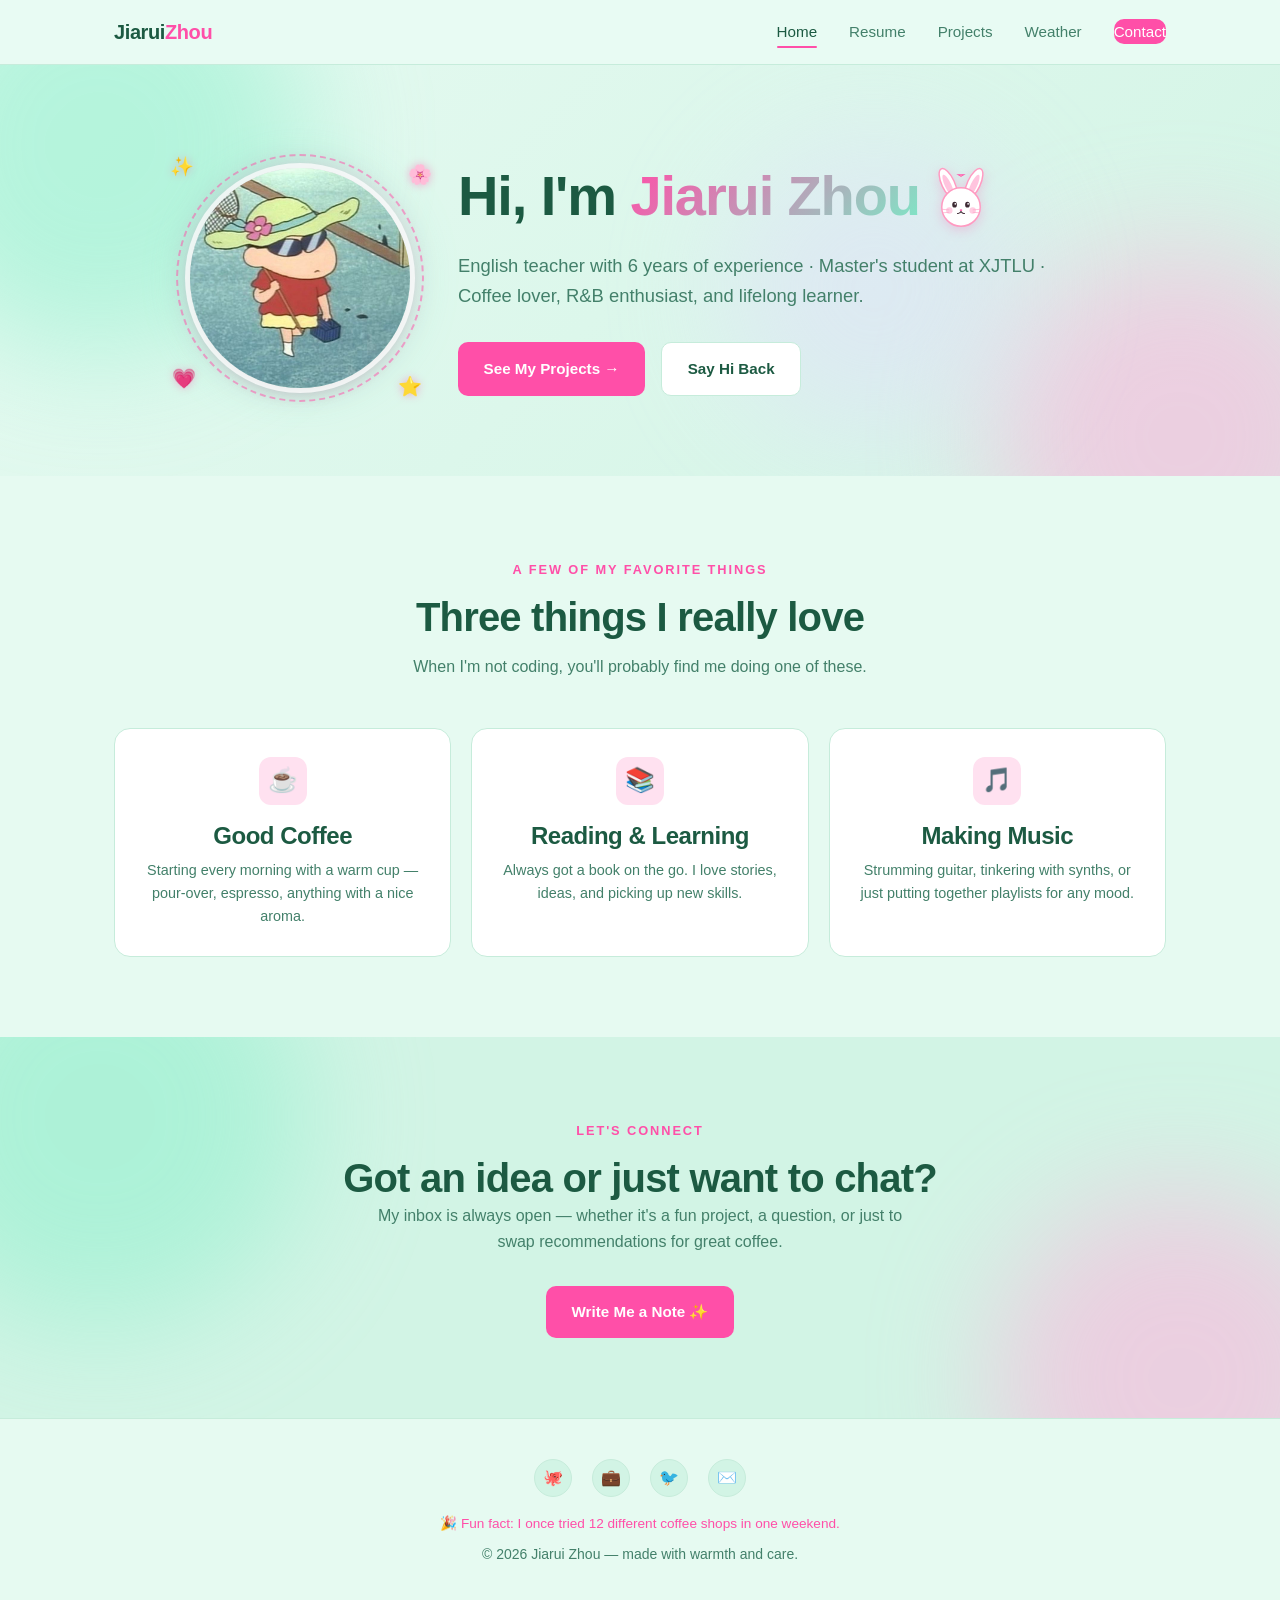
<file: index.html>
<!DOCTYPE html>
<html lang="en">
<head>
  <meta charset="UTF-8" />
  <meta name="viewport" content="width=device-width, initial-scale=1.0" />
  <meta name="description" content="Personal website — portfolio, projects, and contact." />
  <title>Jiarui Zhou — Home</title>
  <link rel="stylesheet" href="styles.css" />
</head>
<body class="home">

  <!-- Navigation -->
  <nav class="nav">
    <div class="nav-inner">
      <a href="index.html" class="nav-logo">Jiarui<span>Zhou</span></a>
      <button class="nav-toggle" aria-label="Toggle navigation">
        <span></span><span></span><span></span>
      </button>
      <ul class="nav-links">
        <li><a href="index.html" class="active">Home</a></li>
        <li><a href="resume.html">Resume</a></li>
        <li><a href="projects.html">Projects</a></li>
        <li><a href="weather.html">Weather</a></li>
        <li><a href="contact.html" class="nav-cta">Contact</a></li>
      </ul>
    </div>
  </nav>

  <!-- Hero -->
  <header class="hero">
    <div class="aura aura-mint"></div>
    <div class="aura aura-pink"></div>
    <div class="aura aura-lilac"></div>
    <div class="container">
      <div class="hero-content">
        <div class="avatar-wrap">
          <div class="hero-avatar" aria-label="Profile picture">
            <img src="profile.jpg" alt="Jiarui Zhou profile picture" />
          </div>
          <span class="sparkle s1">✨</span>
          <span class="sparkle s2">🌸</span>
          <span class="sparkle s3">💗</span>
          <span class="sparkle s4">⭐</span>
        </div>
        <div class="hero-text">
          <h1>Hi, I'm <span>Jiarui Zhou</span> <span class="bunny-emoji" aria-hidden="true">
            <svg width="70" height="70" viewBox="0 0 120 120" xmlns="http://www.w3.org/2000/svg">
              <!-- Floppy ears -->
              <g class="bunny-ear bunny-ear-left">
                <ellipse cx="38" cy="32" rx="11" ry="28" fill="#ffffff" stroke="#ff9ac1" stroke-width="2.5" transform="rotate(-25 38 32)"/>
                <ellipse cx="38" cy="35" rx="5.5" ry="20" fill="#ffc4de" transform="rotate(-25 38 35)"/>
              </g>
              <g class="bunny-ear bunny-ear-right">
                <ellipse cx="82" cy="32" rx="11" ry="28" fill="#ffffff" stroke="#ff9ac1" stroke-width="2.5" transform="rotate(25 82 32)"/>
                <ellipse cx="82" cy="35" rx="5.5" ry="20" fill="#ffc4de" transform="rotate(25 82 35)"/>
              </g>
              <!-- Head -->
              <circle cx="60" cy="72" r="33" fill="#ffffff" stroke="#ff9ac1" stroke-width="2.5"/>
              <!-- Cheeks -->
              <circle cx="40" cy="78" r="5.5" fill="#ffb9d6" opacity="0.7"/>
              <circle cx="80" cy="78" r="5.5" fill="#ffb9d6" opacity="0.7"/>
              <!-- Eyes -->
              <ellipse cx="49" cy="68" rx="4" ry="5" fill="#3d2a33"/>
              <ellipse cx="71" cy="68" rx="4" ry="5" fill="#3d2a33"/>
              <circle cx="50.2" cy="66.5" r="1.5" fill="#ffffff"/>
              <circle cx="72.2" cy="66.5" r="1.5" fill="#ffffff"/>
              <!-- Nose -->
              <path d="M57.5 77 Q60 80.5 62.5 77 Q60 75 57.5 77 Z" fill="#ff4fa8"/>
              <!-- Mouth -->
              <path d="M60 80 Q57 84 54 83 M60 80 Q63 84 66 83" stroke="#3d2a33" stroke-width="1.8" fill="none" stroke-linecap="round"/>
              <path d="M57 83 Q57.5 86 58 85" stroke="#ffffff" stroke-width="1.2" fill="#ffffff"/>
              <!-- Tiny bow between ears -->
              <g transform="translate(60 18)">
                <path d="M-8 -2 L0 2 L0 -2 Z" fill="#ff4fa8"/>
                <path d="M8 -2 L0 2 L0 -2 Z" fill="#ff4fa8"/>
                <circle cx="0" cy="0" r="2" fill="#ff80b8"/>
              </g>
              <!-- Whiskers -->
              <line x1="28" y1="76" x2="40" y2="77" stroke="#ff9ac1" stroke-width="1"/>
              <line x1="28" y1="82" x2="40" y2="81" stroke="#ff9ac1" stroke-width="1"/>
              <line x1="80" y1="77" x2="92" y2="76" stroke="#ff9ac1" stroke-width="1"/>
              <line x1="80" y1="81" x2="92" y2="82" stroke="#ff9ac1" stroke-width="1"/>
            </svg>
          </span></h1>
          <p class="lead">
            English teacher with 6 years of experience · Master's student at XJTLU · Coffee lover, R&amp;B enthusiast, and lifelong learner.
          </p>
          <div class="hero-actions">
            <a href="projects.html" class="btn btn-primary">See My Projects →</a>
            <a href="contact.html" class="btn btn-secondary">Say Hi Back</a>
          </div>
        </div>
      </div>
    </div>
  </header>

  <!-- Things I Like -->
  <section class="section">
    <div class="container">
      <div class="section-header">
        <span class="eyebrow">A Few of My Favorite Things</span>
        <h2>Three things I really love</h2>
        <p>
          When I'm not coding, you'll probably find me doing one of these.
        </p>
      </div>

      <div class="skills-grid" style="grid-template-columns: repeat(auto-fit, minmax(260px, 1fr));">
        <div class="card skill-card">
          <div class="skill-icon">☕</div>
          <h3>Good Coffee</h3>
          <p>Starting every morning with a warm cup — pour-over, espresso, anything with a nice aroma.</p>
        </div>
        <div class="card skill-card">
          <div class="skill-icon">📚</div>
          <h3>Reading &amp; Learning</h3>
          <p>Always got a book on the go. I love stories, ideas, and picking up new skills.</p>
        </div>
        <div class="card skill-card">
          <div class="skill-icon">🎵</div>
          <h3>Making Music</h3>
          <p>Strumming guitar, tinkering with synths, or just putting together playlists for any mood.</p>
        </div>
      </div>
    </div>
  </section>

  <!-- CTA -->
  <section class="section section-alt">
    <div class="aura aura-mint"></div>
    <div class="aura aura-pink"></div>
    <div class="container" style="text-align:center;">
      <span class="eyebrow">Let's Connect</span>
      <h2>Got an idea or just want to chat?</h2>
      <p style="max-width: 560px; margin: 0 auto 2rem;">
        My inbox is always open — whether it's a fun project, a question, or
        just to swap recommendations for great coffee.
      </p>
      <a href="contact.html" class="btn btn-primary">Write Me a Note ✨</a>
    </div>
  </section>

  <!-- Footer -->
  <footer class="footer">
    <div class="container">
      <div class="footer-social">
        <a href="#" aria-label="GitHub">🐙</a>
        <a href="#" aria-label="LinkedIn">💼</a>
        <a href="#" aria-label="Twitter">🐦</a>
        <a href="#" aria-label="Email">✉️</a>
      </div>
      <p style="font-size: 0.85rem; color: var(--accent); margin-bottom: 0.5rem;">
        🎉 Fun fact: I once tried 12 different coffee shops in one weekend.
      </p>
      <p>© <span id="year"></span> Jiarui Zhou — made with warmth and care.</p>
    </div>
  </footer>

  <script src="script.js"></script>
</body>
</html>
</file>
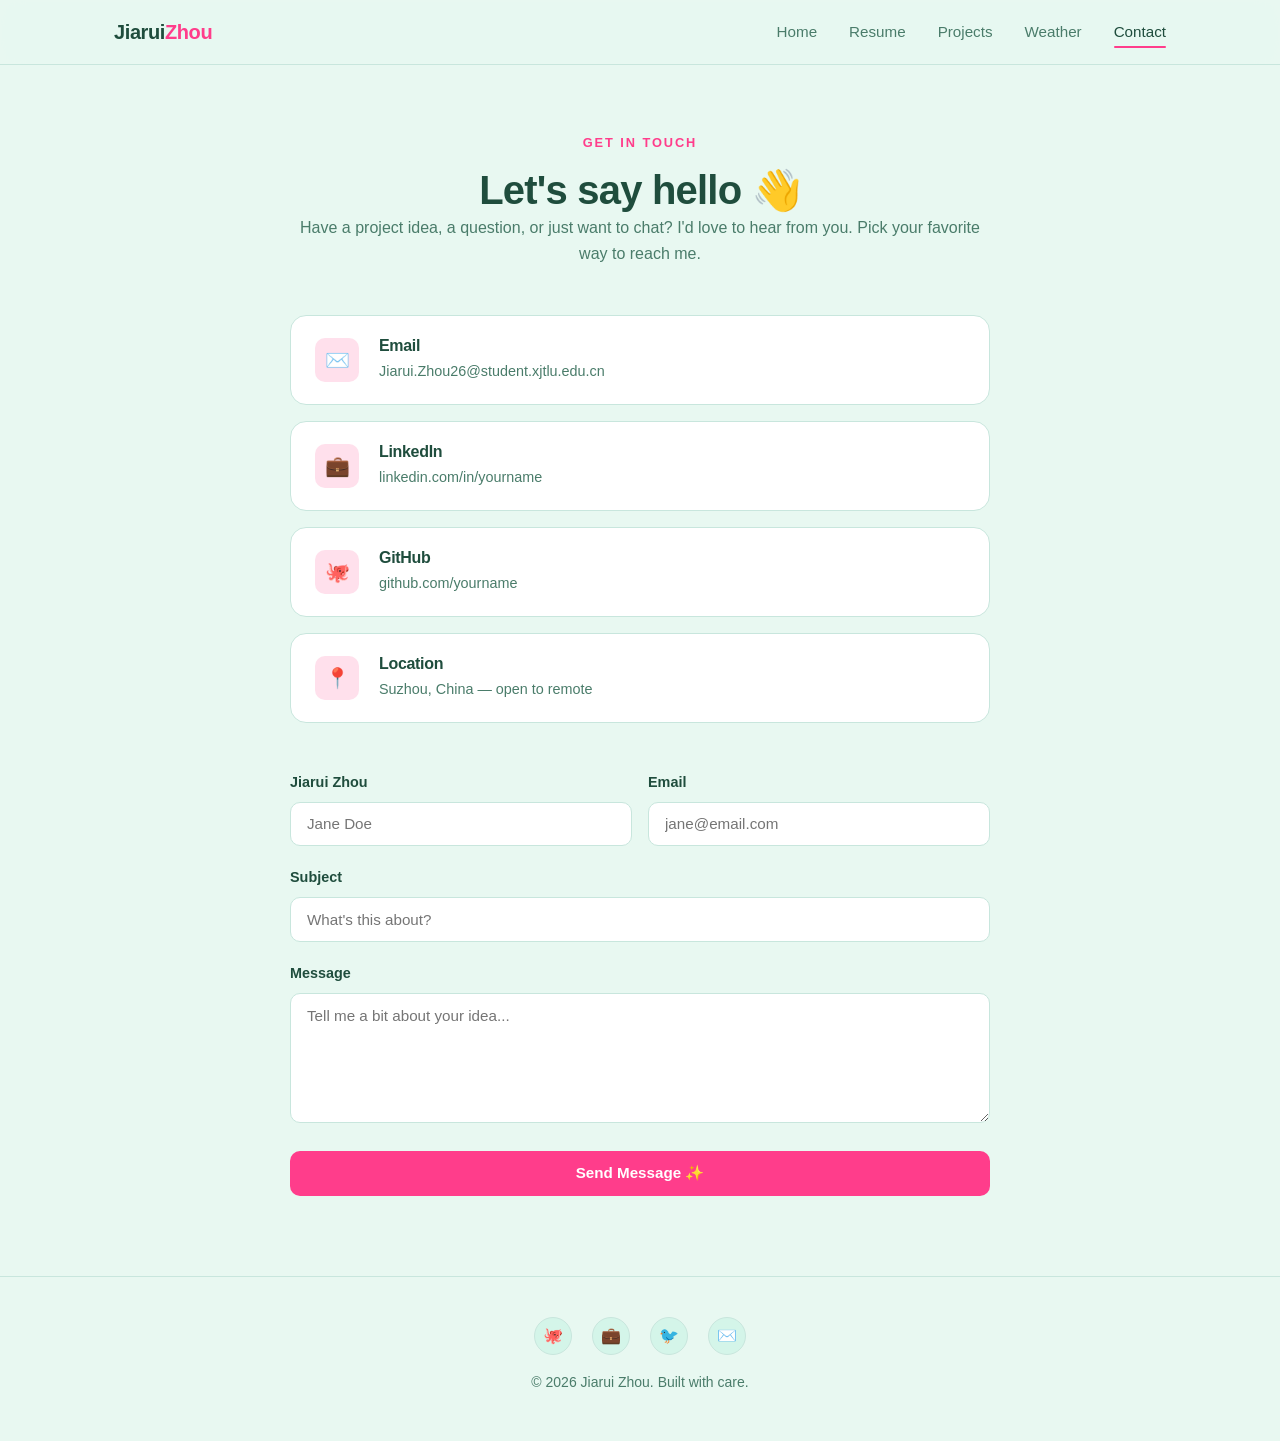
<file: contact.html>
<!DOCTYPE html>
<html lang="en">
<head>
  <meta charset="UTF-8" />
  <meta name="viewport" content="width=device-width, initial-scale=1.0" />
  <title>Jiarui Zhou — Contact</title>
  <link rel="stylesheet" href="styles.css" />
</head>
<body>

  <!-- Navigation -->
  <nav class="nav">
    <div class="nav-inner">
      <a href="index.html" class="nav-logo">Jiarui<span>Zhou</span></a>
      <button class="nav-toggle" aria-label="Toggle navigation">
        <span></span><span></span><span></span>
      </button>
      <ul class="nav-links">
        <li><a href="index.html">Home</a></li>
        <li><a href="resume.html">Resume</a></li>
        <li><a href="projects.html">Projects</a></li>
        <li><a href="weather.html">Weather</a></li>
        <li><a href="contact.html" class="active">Contact</a></li>
      </ul>
    </div>
  </nav>

  <!-- Contact Content -->
  <section class="section" style="padding-top: 4rem;">
    <div class="container">
      <div class="contact-wrapper">

        <div class="contact-intro">
          <span class="eyebrow">Get in Touch</span>
          <h2>Let's say hello 👋</h2>
          <p>
            Have a project idea, a question, or just want to chat?
            I'd love to hear from you. Pick your favorite way to reach me.
          </p>
        </div>

        <!-- Contact Methods -->
        <div class="contact-methods">
          <div class="card contact-card">
            <div class="contact-card-icon">✉️</div>
            <div class="contact-card-info">
              <h4>Email</h4>
              <a href="mailto:Jiarui.Zhou26@student.xjtlu.edu.cn">Jiarui.Zhou26@student.xjtlu.edu.cn</a>
            </div>
          </div>

          <div class="card contact-card">
            <div class="contact-card-icon">💼</div>
            <div class="contact-card-info">
              <h4>LinkedIn</h4>
              <a href="#">linkedin.com/in/yourname</a>
            </div>
          </div>

          <div class="card contact-card">
            <div class="contact-card-icon">🐙</div>
            <div class="contact-card-info">
              <h4>GitHub</h4>
              <a href="#">github.com/yourname</a>
            </div>
          </div>

          <div class="card contact-card">
            <div class="contact-card-icon">📍</div>
            <div class="contact-card-info">
              <h4>Location</h4>
              <span>Suzhou, China — open to remote</span>
            </div>
          </div>
        </div>

        <!-- Contact Form -->
        <form id="contact-form" novalidate>
          <div class="form-row">
            <div class="form-group">
              <label for="name">Jiarui Zhou</label>
              <input type="text" id="name" name="name" placeholder="Jane Doe" required />
            </div>
            <div class="form-group">
              <label for="email">Email</label>
              <input type="email" id="email" name="email" placeholder="jane@email.com" required />
            </div>
          </div>

          <div class="form-group">
            <label for="subject">Subject</label>
            <input type="text" id="subject" name="subject" placeholder="What's this about?" required />
          </div>

          <div class="form-group">
            <label for="message">Message</label>
            <textarea id="message" name="message" placeholder="Tell me a bit about your idea..." required></textarea>
          </div>

          <button type="submit" class="btn btn-primary" style="width:100%; justify-content:center;">
            Send Message ✨
          </button>

          <div id="form-status" class="form-status"></div>
        </form>

      </div>
    </div>
  </section>

  <!-- Footer -->
  <footer class="footer">
    <div class="container">
      <div class="footer-social">
        <a href="#" aria-label="GitHub">🐙</a>
        <a href="#" aria-label="LinkedIn">💼</a>
        <a href="#" aria-label="Twitter">🐦</a>
        <a href="#" aria-label="Email">✉️</a>
      </div>
      <p>© <span id="year"></span> Jiarui Zhou. Built with care.</p>
    </div>
  </footer>

  <script src="script.js"></script>
</body>
</html>
</file>
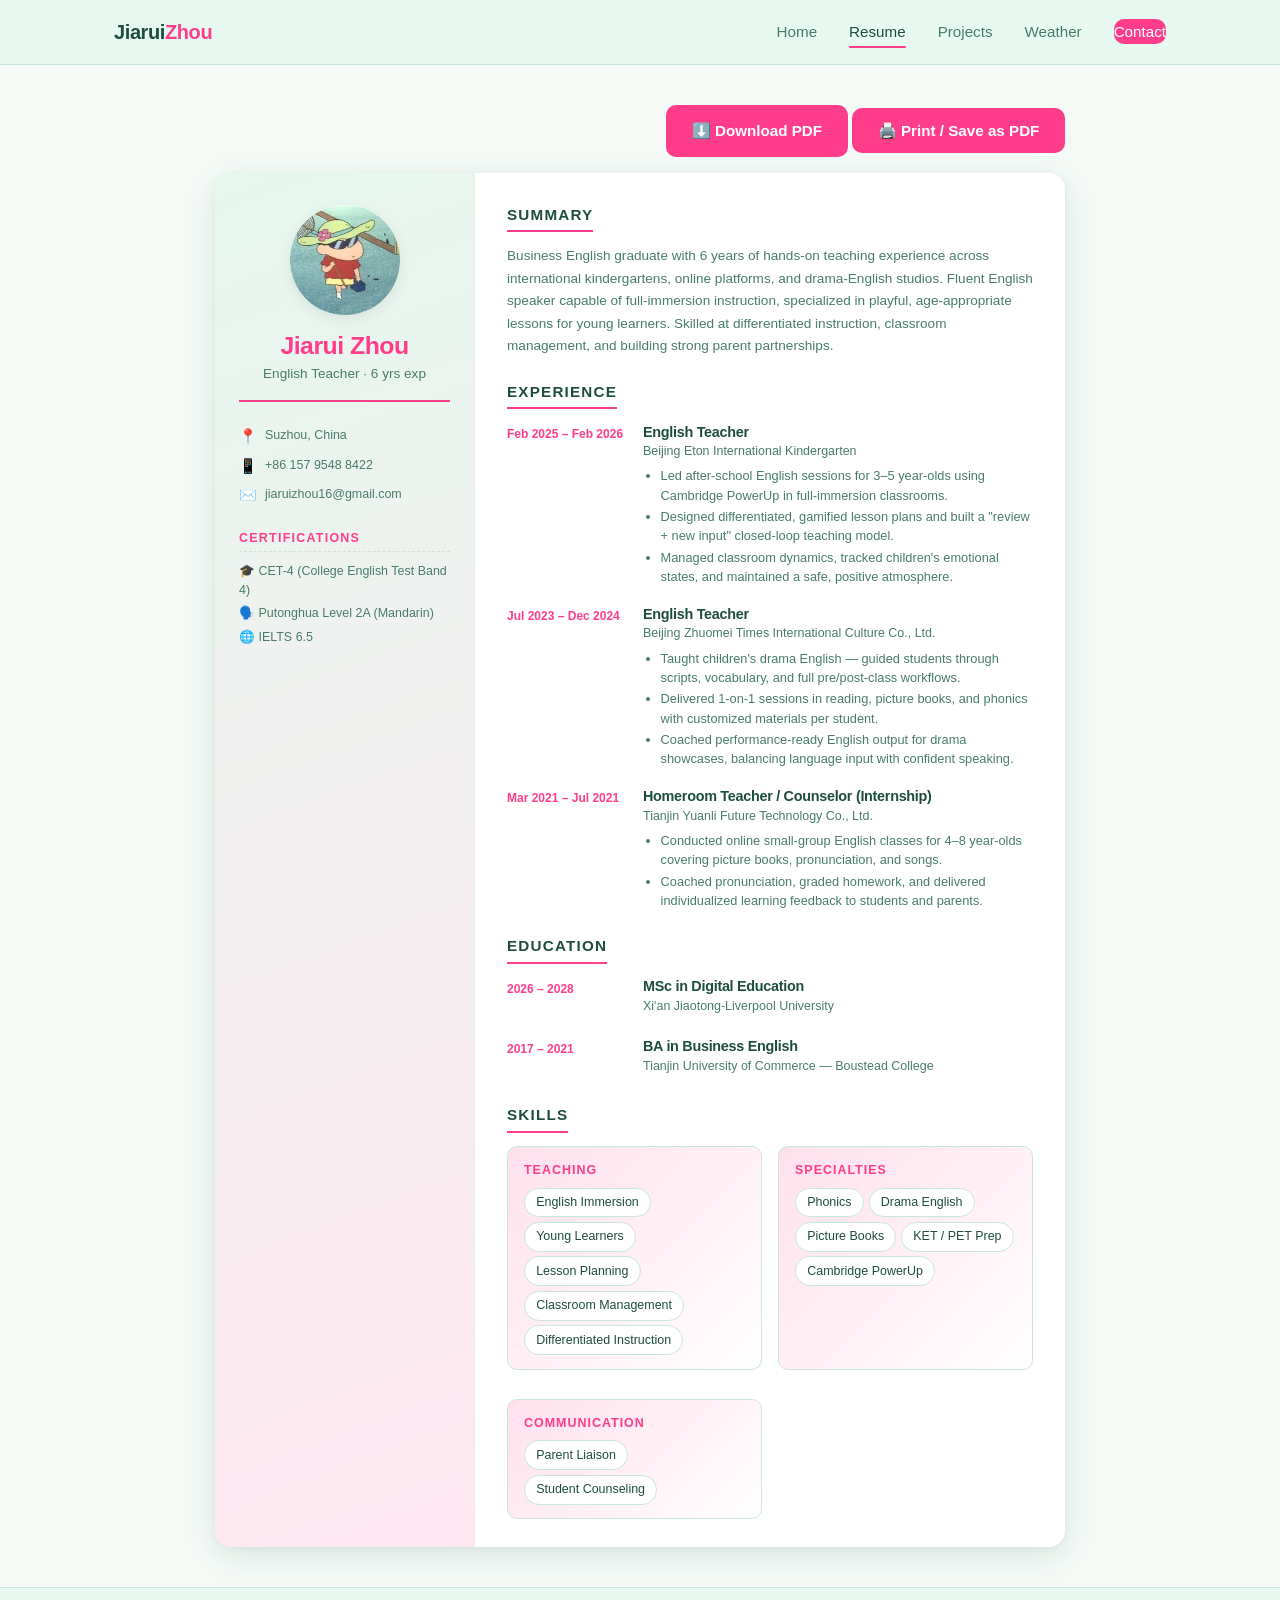
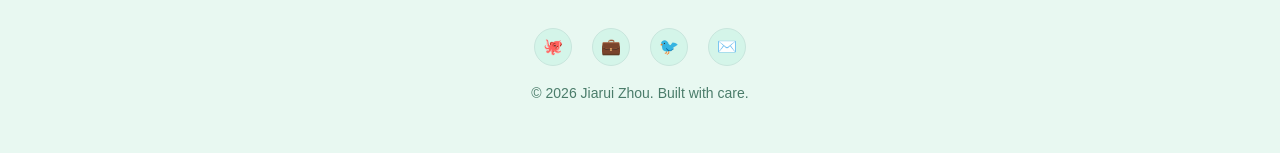
<file: resume.html>
<!DOCTYPE html>
<html lang="en">
<head>
  <meta charset="UTF-8" />
  <meta name="viewport" content="width=device-width, initial-scale=1.0" />
  <title>Jiarui Zhou — Resume</title>
  <link rel="stylesheet" href="styles.css" />
</head>
<body>

  <!-- Navigation -->
  <nav class="nav no-print">
    <div class="nav-inner">
      <a href="index.html" class="nav-logo">Jiarui<span>Zhou</span></a>
      <button class="nav-toggle" aria-label="Toggle navigation">
        <span></span><span></span><span></span>
      </button>
      <ul class="nav-links">
        <li><a href="index.html">Home</a></li>
        <li><a href="resume.html" class="active">Resume</a></li>
        <li><a href="projects.html">Projects</a></li>
        <li><a href="weather.html">Weather</a></li>
        <li><a href="contact.html" class="nav-cta">Contact</a></li>
      </ul>
    </div>
  </nav>

  <!-- Resume -->
  <main class="resume-page">
    <div class="resume-toolbar no-print">
      <a class="btn btn-primary" href="resume.pdf" download>⬇️ Download PDF</a>
      <button class="btn btn-primary" onclick="window.print()">🖨️ Print / Save as PDF</button>
    </div>

    <article class="resume-sheet">
      <!-- Left sidebar -->
      <aside class="resume-sidebar">
        <div class="resume-photo">
          <img src="profile.jpg" alt="Jiarui Zhou profile picture" />
        </div>

        <h1 class="resume-name">Jiarui Zhou</h1>
        <p class="resume-title">English Teacher · 6 yrs exp</p>

        <div class="resume-contact-block">
          <div class="resume-contact-item">
            <span class="resume-contact-icon">📍</span>
            <span>Suzhou, China</span>
          </div>
          <div class="resume-contact-item">
            <span class="resume-contact-icon">📱</span>
            <span>+86 157 9548 8422</span>
          </div>
          <div class="resume-contact-item">
            <span class="resume-contact-icon">✉️</span>
            <a href="mailto:jiaruizhou16@gmail.com">jiaruizhou16@gmail.com</a>
          </div>
        </div>

        <div class="resume-sidebar-section">
          <h3>Certifications</h3>
          <div class="resume-sidebar-item" style="font-size:0.78rem;color:var(--text-light);margin-bottom:0.3rem;">🎓 CET-4 (College English Test Band 4)</div>
          <div class="resume-sidebar-item" style="font-size:0.78rem;color:var(--text-light);margin-bottom:0.3rem;">🗣️ Putonghua Level 2A (Mandarin)</div>
          <div class="resume-sidebar-item" style="font-size:0.78rem;color:var(--text-light);">🌐 IELTS 6.5</div>
        </div>
      </aside>

      <!-- Main content -->
      <section class="resume-main">
        <!-- 1. Summary -->
        <div class="resume-section">
          <h2>Summary</h2>
          <p class="resume-summary">
            Business English graduate with 6 years of hands-on teaching experience across international
            kindergartens, online platforms, and drama-English studios. Fluent English speaker
            capable of full-immersion instruction, specialized in playful, age-appropriate lessons
            for young learners. Skilled at differentiated instruction, classroom management, and
            building strong parent partnerships.
          </p>
        </div>

        <!-- 2. Experience -->
        <div class="resume-section">
          <h2>Experience</h2>

          <div class="resume-timeline-item">
            <div class="resume-timeline-date">Feb 2025 – Feb 2026</div>
            <div class="resume-timeline-body">
              <h3>English Teacher</h3>
              <div class="resume-timeline-org">Beijing Eton International Kindergarten</div>
              <ul>
                <li>Led after-school English sessions for 3–5 year-olds using Cambridge PowerUp in full-immersion classrooms.</li>
                <li>Designed differentiated, gamified lesson plans and built a "review + new input" closed-loop teaching model.</li>
                <li>Managed classroom dynamics, tracked children's emotional states, and maintained a safe, positive atmosphere.</li>
              </ul>
            </div>
          </div>

          <div class="resume-timeline-item">
            <div class="resume-timeline-date">Jul 2023 – Dec 2024</div>
            <div class="resume-timeline-body">
              <h3>English Teacher</h3>
              <div class="resume-timeline-org">Beijing Zhuomei Times International Culture Co., Ltd.</div>
              <ul>
                <li>Taught children's drama English — guided students through scripts, vocabulary, and full pre/post-class workflows.</li>
                <li>Delivered 1-on-1 sessions in reading, picture books, and phonics with customized materials per student.</li>
                <li>Coached performance-ready English output for drama showcases, balancing language input with confident speaking.</li>
              </ul>
            </div>
          </div>

          <div class="resume-timeline-item">
            <div class="resume-timeline-date">Mar 2021 – Jul 2021</div>
            <div class="resume-timeline-body">
              <h3>Homeroom Teacher / Counselor (Internship)</h3>
              <div class="resume-timeline-org">Tianjin Yuanli Future Technology Co., Ltd.</div>
              <ul>
                <li>Conducted online small-group English classes for 4–8 year-olds covering picture books, pronunciation, and songs.</li>
                <li>Coached pronunciation, graded homework, and delivered individualized learning feedback to students and parents.</li>
              </ul>
            </div>
          </div>
        </div>

        <!-- 3. Education -->
        <div class="resume-section">
          <h2>Education</h2>
          <div class="resume-timeline-item">
            <div class="resume-timeline-date">2026 – 2028</div>
            <div class="resume-timeline-body">
              <h3>MSc in Digital Education</h3>
              <div class="resume-timeline-org">Xi'an Jiaotong-Liverpool University</div>
            </div>
          </div>
          <div class="resume-timeline-item">
            <div class="resume-timeline-date">2017 – 2021</div>
            <div class="resume-timeline-body">
              <h3>BA in Business English</h3>
              <div class="resume-timeline-org">Tianjin University of Commerce — Boustead College</div>
            </div>
          </div>
        </div>

        <!-- 4. Skills -->
        <div class="resume-section">
          <h2>Skills</h2>
          <div class="resume-skill-grid">
            <div class="resume-skill-group">
              <div class="resume-skill-label">Teaching</div>
              <div class="resume-skill-list">
                <span>English Immersion</span>
                <span>Young Learners</span>
                <span>Lesson Planning</span>
                <span>Classroom Management</span>
                <span>Differentiated Instruction</span>
              </div>
            </div>
            <div class="resume-skill-group">
              <div class="resume-skill-label">Specialties</div>
              <div class="resume-skill-list">
                <span>Phonics</span>
                <span>Drama English</span>
                <span>Picture Books</span>
                <span>KET / PET Prep</span>
                <span>Cambridge PowerUp</span>
              </div>
            </div>
            <div class="resume-skill-group">
              <div class="resume-skill-label">Communication</div>
              <div class="resume-skill-list">
                <span>Parent Liaison</span>
                <span>Student Counseling</span>
              </div>
            </div>
          </div>
        </div>
      </section>
    </article>
  </main>

  <footer class="footer no-print">
    <div class="container">
      <div class="footer-social">
        <a href="#" aria-label="GitHub">🐙</a>
        <a href="#" aria-label="LinkedIn">💼</a>
        <a href="#" aria-label="Twitter">🐦</a>
        <a href="mailto:jiaruizhou16@gmail.com" aria-label="Email">✉️</a>
      </div>
      <p>© <span id="year"></span> Jiarui Zhou. Built with care.</p>
    </div>
  </footer>

  <script src="script.js"></script>
</body>
</html>
</file>
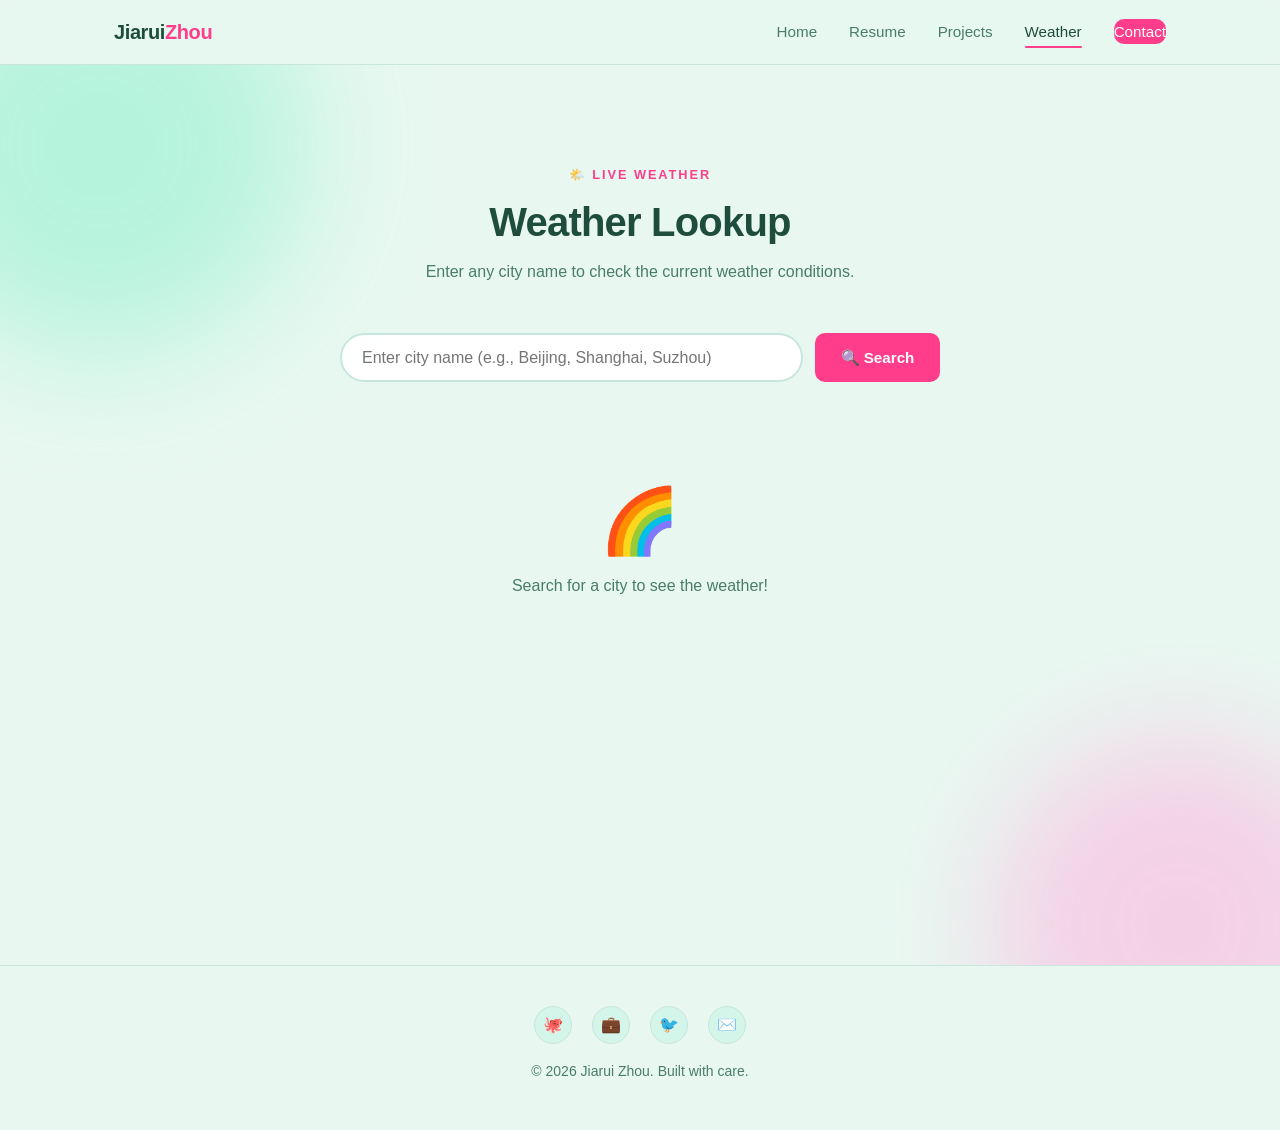
<file: weather.html>
<!DOCTYPE html>
<html lang="en">
<head>
  <meta charset="UTF-8" />
  <meta name="viewport" content="width=device-width, initial-scale=1.0" />
  <title>Jiarui Zhou — Weather</title>
  <link rel="stylesheet" href="styles.css" />
</head>
<body>

  <!-- Navigation -->
  <nav class="nav">
    <div class="nav-inner">
      <a href="index.html" class="nav-logo">Jiarui<span>Zhou</span></a>
      <button class="nav-toggle" aria-label="Toggle navigation">
        <span></span><span></span><span></span>
      </button>
      <ul class="nav-links">
        <li><a href="index.html">Home</a></li>
        <li><a href="resume.html">Resume</a></li>
        <li><a href="projects.html">Projects</a></li>
        <li><a href="weather.html" class="active">Weather</a></li>
        <li><a href="contact.html" class="nav-cta">Contact</a></li>
      </ul>
    </div>
  </nav>

  <!-- Weather App -->
  <main class="weather-page">
    <div class="aura aura-mint"></div>
    <div class="aura aura-pink"></div>

    <div class="container">
      <div class="section-header">
        <span class="eyebrow">🌤️ Live Weather</span>
        <h2>Weather Lookup</h2>
        <p>Enter any city name to check the current weather conditions.</p>
      </div>

      <!-- Search -->
      <div class="weather-search">
        <input type="text" id="city-input" class="weather-input" placeholder="Enter city name (e.g., Beijing, Shanghai, Suzhou)" autocomplete="off" />
        <button id="search-btn" class="btn btn-primary">🔍 Search</button>
      </div>

      <!-- Weather Display -->
      <div id="weather-display" class="weather-display">
        <div class="weather-placeholder">
          <span style="font-size:4rem;">🌈</span>
          <p>Search for a city to see the weather!</p>
        </div>
      </div>
    </div>
  </main>

  <!-- Footer -->
  <footer class="footer">
    <div class="container">
      <div class="footer-social">
        <a href="#" aria-label="GitHub">🐙</a>
        <a href="#" aria-label="LinkedIn">💼</a>
        <a href="#" aria-label="Twitter">🐦</a>
        <a href="mailto:jiaruizhou16@gmail.com" aria-label="Email">✉️</a>
      </div>
      <p>© <span id="year"></span> Jiarui Zhou. Built with care.</p>
    </div>
  </footer>

  <script src="script.js"></script>
  <script>
    // Weather icon mapping (Amap weather codes → emoji)
    function getWeatherEmoji(code) {
      var icons = {
        '100': '☀️',  // Sunny
        '101': '⛅',  // Cloudy
        '102': '🌤️', // Few clouds
        '103': '🌥️', // Partly cloudy
        '104': '☁️',  // Overcast
        '150': '🌙',  // Clear night
        '151': '🌙',  // Few clouds night
        '152': '☁️',  // Partly cloudy night
        '153': '☁️',  // Overcast night
        '300': ' showers', '301': '🌧️', '302': '⛈️', '303': '⛈️',
        '304': '🌧️', '305': '🌧️', '306': '🌧️', '307': '🌨️', '308': '🌧️',
        '309': '🌦️', '310': '🌧️', '311': '🌧️', '312': '🌧️', '313': '🌧️',
        '314': '🌧️', '315': '🌧️', '316': '🌧️', '317': '🌧️', '318': '🌧️',
        '399': '🌧️',
        '400': '❄️', '401': '❄️', '402': '❄️', '403': '❄️', '404': '🌨️',
        '405': '🌨️', '406': '🌨️', '407': '🌨️', '408': '🌨️', '409': '🌨️',
        '410': '🌨️', '499': '❄️',
        '500': '🌫️', '501': '🌫️', '502': '🌫️', '503': '🌫️', '504': '🌫️',
        '507': '🌬️', '508': '🌬️', '509': '🌫️', '510': '🌫️', '511': '🌫️',
        '512': '🌫️', '513': '🌫️', '514': '🌫️', '515': '🌫️', '599': '🌫️'
      };
      return icons[String(code)] || '🌡️';
    }

    // City suggestions list (common Chinese + international cities)
    var CITY_LIST = [
      'Beijing','Shanghai','Guangzhou','Shenzhen','Tianjin','Chongqing','Suzhou','Hangzhou','Nanjing',
      'Chengdu','Wuhan','Xian','Xi\'an','Qingdao','Dalian','Xiamen','Fuzhou','Jinan','Zhengzhou',
      'Changsha','Hefei','Kunming','Nanning','Guiyang','Lanzhou','Taiyuan','Shijiazhuang','Shenyang',
      'Changchun','Harbin','Ningbo','Wuxi','Foshan','Dongguan','Zhuhai','Zhongshan','Huizhou',
      'Hong Kong','Macau','Taipei','Tokyo','Osaka','Kyoto','Seoul','Singapore','Bangkok','Kuala Lumpur',
      'Jakarta','Manila','Hanoi','Ho Chi Minh City','Mumbai','Delhi','Bangalore','Chennai','Dubai',
      'Istanbul','Paris','London','Manchester','Berlin','Munich','Rome','Milan','Madrid','Barcelona',
      'Amsterdam','Brussels','Vienna','Zurich','Geneva','Stockholm','Copenhagen','Oslo','Helsinki',
      'Prague','Budapest','Warsaw','Lisbon','Athens','Moscow','New York','Los Angeles','Chicago',
      'Houston','Phoenix','Philadelphia','San Diego','San Francisco','Seattle','Boston','Denver',
      'Washington','Toronto','Vancouver','Montreal','Mexico City','Sao Paulo','Rio de Janeiro',
      'Buenos Aires','Sydney','Melbourne','Brisbane','Auckland','Cairo','Lagos','Nairobi',
      'Johannesburg','Cape Town','Tel Aviv','Riyadh','Mecca','Doha','Kuwait City','Karachi','Lahore'
    ];

    function levenshtein(a, b) {
      a = a.toLowerCase(); b = b.toLowerCase();
      var m = a.length, n = b.length;
      if (m === 0) return n;
      if (n === 0) return m;
      var d = [];
      for (var i = 0; i <= m; i++) { d[i] = [i]; }
      for (var j = 0; j <= n; j++) { d[0][j] = j; }
      for (i = 1; i <= m; i++) {
        for (j = 1; j <= n; j++) {
          var cost = a[i-1] === b[j-1] ? 0 : 1;
          d[i][j] = Math.min(d[i-1][j]+1, d[i][j-1]+1, d[i-1][j-1]+cost);
        }
      }
      return d[m][n];
    }

    function suggestCities(query) {
      var q = query.toLowerCase().trim();
      if (!q) return [];
      var scored = CITY_LIST.map(function(city) {
        var cl = city.toLowerCase();
        var dist = levenshtein(q, cl);
        var boost = 0;
        if (cl.indexOf(q) === 0) boost = 5;
        else if (cl.indexOf(q) !== -1) boost = 2;
        return { city: city, score: boost - dist };
      });
      scored.sort(function(a, b) { return b.score - a.score; });
      return scored.filter(function(s) { return s.score > -4; }).slice(0, 5).map(function(s) { return s.city; });
    }

    function showNotFoundWithSuggestions(query) {
      var display = document.getElementById('weather-display');
      var suggestions = suggestCities(query);
      var html = '<div class="weather-error"><span style="font-size:3rem;">😕</span><p>Couldn’t find “<b>' + query + '</b>”. Did you mean:</p>';
      if (suggestions.length > 0) {
        html += '<div class="weather-suggestions">';
        suggestions.forEach(function(c) {
          html += '<button class="weather-suggestion" data-city="' + c + '">' + c + '</button>';
        });
        html += '</div>';
      } else {
        html += '<p style="font-size:0.85rem;">No close matches. Please check the spelling.</p>';
      }
      html += '</div>';
      display.innerHTML = html;
      var btns = display.querySelectorAll('.weather-suggestion');
      btns.forEach(function(b) {
        b.addEventListener('click', function() {
          var city = b.getAttribute('data-city');
          document.getElementById('city-input').value = city;
          fetchWeather();
        });
      });
    }

    async function fetchWeather() {
      var city = document.getElementById('city-input').value.trim();
      if (!city) {
        document.getElementById('city-input').focus();
        return;
      }

      var display = document.getElementById('weather-display');
      display.innerHTML = '<div class="weather-loading"><span class="weather-spinner"></span><p>Loading weather...</p></div>';

      try {
        var apiUrl = 'https://uapis.cn/api/v1/misc/weather?city=' + encodeURIComponent(city);
        var proxies = [
          function (u) { return u; },
          function (u) { return 'https://api.allorigins.win/raw?url=' + encodeURIComponent(u); },
          function (u) { return 'https://corsproxy.io/?url=' + encodeURIComponent(u); },
          function (u) { return 'https://api.codetabs.com/v1/proxy/?quest=' + encodeURIComponent(u); }
        ];
        function fetchWithTimeout(url, ms) {
          return Promise.race([
            fetch(url),
            new Promise(function (_, reject) {
              setTimeout(function () { reject(new Error('timeout')); }, ms);
            })
          ]);
        }
        var data = null;
        for (var i = 0; i < proxies.length; i++) {
          try {
            var response = await fetchWithTimeout(proxies[i](apiUrl), 3500);
            if (!response.ok) continue;
            data = await response.json();
            if (data && data.city) break;
          } catch (e) { /* try next proxy */ }
        }

        if (!data || !data.city) {
          showNotFoundWithSuggestions(city);
          return;
        }

        var emoji = getWeatherEmoji(data.weather_icon);

        display.innerHTML =
          '<div class="weather-card">' +
            '<div class="weather-card-header">' +
              '<div class="weather-emoji">' + emoji + '</div>' +
              '<div class="weather-city-info">' +
                '<h3>' + data.city + '</h3>' +
                '<p class="weather-province">' + (data.province || '') + '</p>' +
              '</div>' +
            '</div>' +
            '<div class="weather-temp">' + data.temperature + '<span class="weather-degree">°C</span></div>' +
            '<div class="weather-condition">' + (data.weather || '') + '</div>' +
            '<div class="weather-details">' +
              '<div class="weather-detail-item">' +
                '<span class="weather-detail-label">💨 Wind</span>' +
                '<span class="weather-detail-value">' + (data.wind_direction || '—') + ' ' + (data.wind_power || '') + '</span>' +
              '</div>' +
              '<div class="weather-detail-item">' +
                '<span class="weather-detail-label">💧 Humidity</span>' +
                '<span class="weather-detail-value">' + (data.humidity || '—') + '%</span>' +
              '</div>' +
            '</div>' +
            '<p class="weather-report-time">🕐 ' + (data.report_time || '') + '</p>' +
          '</div>';
      } catch (err) {
        console.error('Weather fetch failed:', err);
        display.innerHTML = '<div class="weather-error"><span style="font-size:3rem;">⚠️</span><p>Could not load weather. Please check your network and try again.</p></div>';
      }
    }

    document.getElementById('search-btn').addEventListener('click', fetchWeather);
    document.getElementById('city-input').addEventListener('keydown', function(e) {
      if (e.key === 'Enter') fetchWeather();
    });
  </script>
</body>
</html>
</file>
<file: styles.css>
/* ============================================
   Personal Website — Shared Styles
   Design system: clean, modern, friendly
   ============================================ */

/* --- Reset & Base --- */
*,
*::before,
*::after {
  box-sizing: border-box;
  margin: 0;
  padding: 0;
}

:root {
  --bg: #e8f8f1;
  --bg-alt: #d4f5e9;
  --bg-warm: #eef9f5;
  --text: #1f4d3d;
  --text-light: #4a7c6a;
  --text-muted: #8fb5a8;
  --accent: #ff3d8b;
  --accent-hover: #e62a78;
  --accent-soft: #ffe0ec;
  --pink: #8fded4;
  --border: #c8e6dd;
  --white: #ffffff;
  --shadow-sm: 0 1px 2px rgba(0, 0, 0, 0.05);
  --shadow: 0 4px 6px -1px rgba(0, 0, 0, 0.1), 0 2px 4px -2px rgba(0, 0, 0, 0.1);
  --shadow-lg: 0 10px 15px -3px rgba(0, 0, 0, 0.1), 0 4px 6px -4px rgba(0, 0, 0, 0.1);
  --radius: 16px;
  --radius-sm: 10px;
  --radius-lg: 24px;
  --max-w: 1100px;
}

html {
  scroll-behavior: smooth;
}

body {
  font-family: 'Inter', -apple-system, BlinkMacSystemFont, 'Segoe UI', Roboto,
    Oxygen, Ubuntu, Cantarell, sans-serif;
  color: var(--text);
  background-color: var(--bg);
  line-height: 1.6;
  font-size: 16px;
  -webkit-font-smoothing: antialiased;
}

img {
  max-width: 100%;
  display: block;
}

a {
  color: var(--accent);
  text-decoration: none;
  transition: color 0.2s ease;
}

a:hover {
  color: var(--accent-hover);
}

/* --- Typography --- */
h1, h2, h3, h4 {
  font-weight: 700;
  line-height: 1.25;
  color: var(--text);
  letter-spacing: -0.02em;
}

h1 { font-size: clamp(2.25rem, 5vw, 3.5rem); }
h2 { font-size: clamp(1.75rem, 3.5vw, 2.5rem); }
h3 { font-size: clamp(1.25rem, 2.5vw, 1.5rem); }

p {
  color: var(--text-light);
  margin-bottom: 1rem;
}

.eyebrow {
  display: inline-block;
  font-size: 0.8rem;
  font-weight: 600;
  text-transform: uppercase;
  letter-spacing: 0.15em;
  color: var(--accent);
  margin-bottom: 0.75rem;
}

/* --- Layout --- */
.container {
  max-width: var(--max-w);
  margin: 0 auto;
  padding: 0 1.5rem;
}

section {
  padding: 5rem 0;
}

/* --- Navigation --- */
.nav {
  position: sticky;
  top: 0;
  z-index: 100;
  background: rgba(232, 248, 241, 0.9);
  backdrop-filter: saturate(180%) blur(12px);
  border-bottom: 1px solid var(--border);
}

.nav-inner {
  display: flex;
  align-items: center;
  justify-content: space-between;
  height: 64px;
  max-width: var(--max-w);
  margin: 0 auto;
  padding: 0 1.5rem;
}

.nav-logo {
  font-weight: 700;
  font-size: 1.25rem;
  color: var(--text);
  letter-spacing: -0.02em;
}

.nav-logo span {
  color: var(--accent);
}

.nav-links {
  display: flex;
  gap: 2rem;
  list-style: none;
  align-items: center;
}

.nav-links a {
  color: var(--text-light);
  font-weight: 500;
  font-size: 0.95rem;
  position: relative;
  padding: 0.25rem 0;
}

.nav-links a:hover {
  color: var(--text);
}

.nav-links a.active {
  color: var(--text);
}

.nav-links a.active::after {
  content: '';
  position: absolute;
  bottom: -4px;
  left: 0;
  right: 0;
  height: 2px;
  background: var(--accent);
  border-radius: 2px;
}

.nav-cta {
  background: var(--accent);
  color: var(--white) !important;
  padding: 0.5rem 1.1rem;
  border-radius: var(--radius-sm);
  transition: background 0.2s ease, transform 0.15s ease;
}

.nav-cta:hover {
  background: var(--accent-hover);
  transform: translateY(-1px);
  color: var(--white) !important;
}

.nav-toggle {
  display: none;
  flex-direction: column;
  gap: 5px;
  background: none;
  border: none;
  cursor: pointer;
  padding: 0.25rem;
}

.nav-toggle span {
  width: 24px;
  height: 2px;
  background: var(--text);
  border-radius: 2px;
  transition: transform 0.2s ease;
}

/* --- Buttons --- */
.btn {
  display: inline-flex;
  align-items: center;
  gap: 0.5rem;
  padding: 0.85rem 1.6rem;
  border-radius: var(--radius-sm);
  font-weight: 600;
  font-size: 0.95rem;
  cursor: pointer;
  border: none;
  transition: transform 0.15s ease, box-shadow 0.2s ease, background 0.2s ease;
  text-decoration: none;
}

.btn-primary {
  background: var(--accent);
  color: var(--white);
}

.btn-primary:hover {
  background: var(--accent-hover);
  color: var(--white);
  transform: translateY(-2px);
  box-shadow: var(--shadow-lg);
}

.btn-secondary {
  background: var(--white);
  color: var(--text);
  border: 1.5px solid var(--border);
}

.btn-secondary:hover {
  border-color: var(--accent);
  color: var(--accent);
  transform: translateY(-2px);
}

/* --- Hero --- */
.hero {
  padding: 6rem 0 5rem;
  background: linear-gradient(135deg, var(--bg) 0%, var(--bg-alt) 100%);
  text-align: center;
}

.hero-content {
  max-width: 900px;
  margin: 0 auto;
}

.hero-avatar {
  width: 120px;
  height: 120px;
  border-radius: 50%;
  background: linear-gradient(135deg, var(--accent), var(--pink));
  margin: 0 auto 1.5rem;
  display: flex;
  align-items: center;
  justify-content: center;
  font-size: 2.75rem;
  color: var(--white);
  font-weight: 700;
  box-shadow: var(--shadow-lg);
  overflow: hidden;
}

.hero-avatar img {
  width: 100%;
  height: 100%;
  object-fit: cover;
  display: block;
}

.hero h1 {
  margin-bottom: 1rem;
}

.hero h1 span {
  background: linear-gradient(135deg, var(--accent), var(--pink));
  -webkit-background-clip: text;
  -webkit-text-fill-color: transparent;
  background-clip: text;
}

.hero .lead {
  font-size: 1.15rem;
  color: var(--text-light);
  margin-bottom: 2rem;
}

.hero-actions {
  display: flex;
  gap: 1rem;
  justify-content: center;
  flex-wrap: wrap;
}

/* --- Sections --- */
.section {
  padding: 5rem 0;
}

.section-alt {
  background: var(--bg-alt);
}

.section-header {
  text-align: center;
  margin-bottom: 3rem;
}

.section-header h2 {
  margin-bottom: 0.75rem;
}

.section-header p {
  max-width: 600px;
  margin: 0 auto;
}

/* --- Cards --- */
.card {
  background: var(--white);
  border: 1px solid var(--border);
  border-radius: var(--radius);
  padding: 1.75rem;
  transition: transform 0.2s ease, box-shadow 0.2s ease, border-color 0.2s ease;
}

.card:hover {
  transform: translateY(-4px);
  box-shadow: var(--shadow-lg);
  border-color: transparent;
}

/* --- Skills (home) --- */
.skills-grid {
  display: grid;
  grid-template-columns: repeat(auto-fit, minmax(220px, 1fr));
  gap: 1.25rem;
}

.skill-card {
  text-align: center;
}

.skill-icon {
  width: 48px;
  height: 48px;
  border-radius: 12px;
  background: var(--accent-soft);
  color: var(--accent);
  display: flex;
  align-items: center;
  justify-content: center;
  font-size: 1.5rem;
  margin: 0 auto 1rem;
}

.skill-card h3 {
  margin-bottom: 0.5rem;
}

.skill-card p {
  font-size: 0.9rem;
  margin-bottom: 0;
}

/* --- Project Cards --- */
.projects-grid {
  display: grid;
  grid-template-columns: repeat(auto-fill, minmax(320px, 1fr));
  gap: 1.5rem;
}

.project-card {
  background: var(--white);
  border: 1px solid var(--border);
  border-radius: var(--radius);
  overflow: hidden;
  transition: transform 0.2s ease, box-shadow 0.2s ease;
}

.project-card:hover {
  transform: translateY(-4px);
  box-shadow: var(--shadow-lg);
}

.project-thumb {
  height: 180px;
  background: linear-gradient(135deg, var(--accent), var(--pink));
  display: flex;
  align-items: center;
  justify-content: center;
  font-size: 3rem;
  color: var(--white);
  font-weight: 700;
}

.project-body {
  padding: 1.5rem;
}

.project-body h3 {
  margin-bottom: 0.5rem;
}

.project-body p {
  font-size: 0.95rem;
  margin-bottom: 1rem;
}

.project-tags {
  display: flex;
  flex-wrap: wrap;
  gap: 0.5rem;
}

.tag {
  font-size: 0.75rem;
  font-weight: 600;
  padding: 0.25rem 0.75rem;
  border-radius: 999px;
  background: var(--accent-soft);
  color: var(--accent);
}

/* --- Resume --- */
.resume-wrapper {
  max-width: 820px;
  margin: 0 auto;
}

.resume-header {
  text-align: center;
  padding-bottom: 2rem;
  border-bottom: 1px solid var(--border);
  margin-bottom: 3rem;
}

.resume-header h1 {
  margin-bottom: 0.5rem;
}

.resume-header .title {
  color: var(--text-light);
  font-size: 1.1rem;
}

.resume-contact {
  display: flex;
  justify-content: center;
  gap: 1.5rem;
  flex-wrap: wrap;
  margin-top: 1rem;
  font-size: 0.9rem;
  color: var(--text-light);
}

.resume-contact span {
  display: inline-flex;
  align-items: center;
  gap: 0.35rem;
}

.resume-section {
  margin-bottom: 3rem;
}

.resume-section h2 {
  font-size: 1.35rem;
  padding-bottom: 0.5rem;
  border-bottom: 2px solid var(--accent);
  display: inline-block;
  margin-bottom: 1.5rem;
}

.resume-item {
  margin-bottom: 2rem;
  position: relative;
  padding-left: 1.5rem;
  border-left: 2px solid var(--border);
}

.resume-item:last-child {
  margin-bottom: 0;
}

.resume-item::before {
  content: '';
  position: absolute;
  left: -6px;
  top: 6px;
  width: 10px;
  height: 10px;
  border-radius: 50%;
  background: var(--accent);
}

.resume-item h3 {
  margin-bottom: 0.25rem;
}

.resume-item .org {
  color: var(--accent);
  font-weight: 600;
  margin-bottom: 0.25rem;
}

.resume-item .date {
  font-size: 0.85rem;
  color: var(--text-muted);
  margin-bottom: 0.75rem;
}

.resume-item ul {
  padding-left: 1.25rem;
  color: var(--text-light);
}

.resume-item li {
  margin-bottom: 0.35rem;
  font-size: 0.95rem;
}

.skill-list {
  display: flex;
  flex-wrap: wrap;
  gap: 0.6rem;
}

.skill-pill {
  padding: 0.4rem 1rem;
  background: var(--bg-alt);
  border: 1px solid var(--border);
  border-radius: 999px;
  font-size: 0.85rem;
  font-weight: 500;
  color: var(--text);
}

/* --- Contact --- */
.contact-wrapper {
  max-width: 700px;
  margin: 0 auto;
}

.contact-intro {
  text-align: center;
  margin-bottom: 3rem;
}

.contact-methods {
  display: grid;
  gap: 1rem;
  margin-bottom: 3rem;
}

.contact-card {
  display: flex;
  align-items: center;
  gap: 1.25rem;
  padding: 1.25rem 1.5rem;
}

.contact-card-icon {
  width: 44px;
  height: 44px;
  border-radius: 10px;
  background: var(--accent-soft);
  color: var(--accent);
  display: flex;
  align-items: center;
  justify-content: center;
  font-size: 1.25rem;
  flex-shrink: 0;
}

.contact-card-info h4 {
  font-size: 1rem;
  margin-bottom: 0.15rem;
}

.contact-card-info a,
.contact-card-info span {
  font-size: 0.9rem;
  color: var(--text-light);
}

/* --- Contact Form --- */
.form-group {
  margin-bottom: 1.25rem;
}

.form-group label {
  display: block;
  font-weight: 600;
  font-size: 0.9rem;
  margin-bottom: 0.5rem;
  color: var(--text);
}

.form-group input,
.form-group textarea {
  width: 100%;
  padding: 0.8rem 1rem;
  border: 1.5px solid var(--border);
  border-radius: var(--radius-sm);
  font-family: inherit;
  font-size: 0.95rem;
  color: var(--text);
  background: var(--white);
  transition: border-color 0.2s ease, box-shadow 0.2s ease;
}

.form-group input:focus,
.form-group textarea:focus {
  outline: none;
  border-color: var(--accent);
  box-shadow: 0 0 0 3px rgba(255, 61, 139, 0.18);
}

.form-group textarea {
  resize: vertical;
  min-height: 130px;
}

.form-row {
  display: grid;
  grid-template-columns: 1fr 1fr;
  gap: 1rem;
}

.form-status {
  margin-top: 1rem;
  padding: 0.85rem 1rem;
  border-radius: var(--radius-sm);
  font-size: 0.9rem;
  display: none;
}

.form-status.success {
  display: block;
  background: #f0fdf4;
  color: #166534;
  border: 1px solid #bbf7d0;
}

.form-status.error {
  display: block;
  background: #fef2f2;
  color: #991b1b;
  border: 1px solid #fecaca;
}

/* --- Footer --- */
.footer {
  padding: 2.5rem 0;
  border-top: 1px solid var(--border);
  text-align: center;
  background: var(--bg);
}

.footer p {
  font-size: 0.875rem;
  margin-bottom: 0.5rem;
}

.footer-social {
  display: flex;
  justify-content: center;
  gap: 1.25rem;
  margin-bottom: 1rem;
}

.footer-social a {
  width: 38px;
  height: 38px;
  border-radius: 50%;
  background: var(--bg-alt);
  border: 1px solid var(--border);
  display: flex;
  align-items: center;
  justify-content: center;
  color: var(--text-light);
  font-size: 1rem;
  transition: all 0.2s ease;
}

.footer-social a:hover {
  background: var(--accent);
  border-color: var(--accent);
  color: var(--white);
  transform: translateY(-2px);
}

/* --- R&B Music Zone --- */
.rnb-grid {
  display: grid;
  grid-template-columns: repeat(auto-fill, minmax(300px, 1fr));
  gap: 1.5rem;
  margin-top: 2rem;
}

.rnb-card {
  background: var(--white);
  border: 1px solid var(--border);
  border-radius: var(--radius);
  overflow: hidden;
  transition: transform 0.2s ease, box-shadow 0.2s ease;
}

.rnb-card:hover {
  transform: translateY(-4px);
  box-shadow: var(--shadow-lg);
}

.rnb-portrait {
  aspect-ratio: 4 / 3;
  overflow: hidden;
  background: linear-gradient(135deg, var(--accent-soft), var(--pink));
}

.rnb-portrait img {
  width: 100%;
  height: 100%;
  object-fit: cover;
  display: block;
}

.rnb-info {
  padding: 1.25rem 1.25rem 1.5rem;
}

.rnb-info h3 {
  font-size: 1.25rem;
  margin-bottom: 0.15rem;
  color: var(--text);
}

.rnb-years {
  display: inline-block;
  font-size: 0.8rem;
  font-weight: 600;
  color: var(--accent);
  margin-bottom: 0.75rem;
  letter-spacing: 0.04em;
}

.rnb-info p {
  font-size: 0.92rem;
  color: var(--text-light);
  margin-bottom: 0;
  line-height: 1.55;
}

.rnb-info em {
  font-style: italic;
  color: var(--accent);
}

/* ============================================
   My Favorite Singers — Elegant Gallery
   ============================================ */
.fav-artist {
  background: var(--white);
  border-radius: var(--radius-lg);
  overflow: hidden;
  margin-bottom: 2.5rem;
  box-shadow: 0 8px 30px rgba(255, 79, 168, 0.12), 0 2px 8px rgba(0, 0, 0, 0.06);
  border: 1px solid var(--border);
}

.fav-artist-header {
  text-align: center;
  padding: 2.25rem 2rem 1.5rem;
  background: linear-gradient(180deg, var(--accent-soft) 0%, transparent 100%);
}

.fav-artist-crown {
  font-size: 2.5rem;
  margin-bottom: 0.5rem;
}

.fav-artist-header h3 {
  font-size: clamp(1.6rem, 3vw, 2.1rem);
  color: var(--accent);
  margin-bottom: 0.25rem;
}

.fav-artist-years {
  display: inline-block;
  font-size: 0.85rem;
  font-weight: 600;
  color: var(--text-muted);
  letter-spacing: 0.05em;
  margin-bottom: 0.75rem;
}

.fav-artist-bio {
  max-width: 580px;
  margin: 0 auto;
  font-size: 0.95rem;
  line-height: 1.7;
  color: var(--text-light);
}

.fav-artist-bio em {
  font-style: italic;
  color: var(--accent);
}

/* Gallery: compact carousel with left/right buttons */
.fav-carousel {
  display: flex;
  align-items: center;
  justify-content: center;
  gap: 0.75rem;
  padding: 1.25rem 1rem;
}

.fav-carousel-stage {
  position: relative;
  width: 300px;
  height: 300px;
  border-radius: 14px;
  overflow: hidden;
  box-shadow: 0 4px 16px rgba(255, 79, 168, 0.15);
  flex-shrink: 0;
}

.fav-carousel-stage img {
  width: 100%;
  height: 100%;
  object-fit: cover;
  display: block;
  transition: opacity 0.3s ease;
}

.fav-carousel-count {
  position: absolute;
  bottom: 8px;
  right: 10px;
  font-size: 0.75rem;
  font-weight: 600;
  color: var(--white);
  background: rgba(0, 0, 0, 0.45);
  padding: 2px 10px;
  border-radius: 999px;
  backdrop-filter: blur(4px);
}

.fav-carousel-btn {
  width: 42px;
  height: 42px;
  border-radius: 50%;
  border: 2px solid var(--accent);
  background: var(--white);
  color: var(--accent);
  font-size: 1.1rem;
  font-weight: 700;
  cursor: pointer;
  display: flex;
  align-items: center;
  justify-content: center;
  transition: all 0.2s ease;
  flex-shrink: 0;
}

.fav-carousel-btn:hover {
  background: var(--accent);
  color: var(--white);
  transform: scale(1.1);
}

.fav-carousel-btn:active {
  transform: scale(0.95);
}

/* Empty placeholder gallery */
.fav-gallery-empty-main {
  display: flex;
  align-items: center;
  justify-content: center;
  background: linear-gradient(135deg, var(--accent-soft), var(--bg-alt));
}

.fav-gallery {
  display: flex;
  align-items: center;
  justify-content: center;
  padding: 1.25rem 1rem;
}

.fav-gallery-main {
  width: 300px;
  height: 300px;
  border-radius: 14px;
  overflow: hidden;
  display: flex;
  align-items: center;
  justify-content: center;
  background: linear-gradient(135deg, var(--accent-soft), var(--bg-alt));
}

/* Responsive */
@media (max-width: 768px) {
  .fav-carousel-stage {
    width: 240px;
    height: 240px;
  }
  .fav-gallery-main {
    width: 240px;
    height: 240px;
  }
}

/* --- K-Pop Concert Calendar --- */
.concert-app {
  max-width: 720px;
  margin: 0 auto;
}

/* Concert progress */
.concert-progress {
  display: flex;
  flex-direction: column;
  gap: 0.5rem;
  margin-bottom: 1.25rem;
  padding: 0.9rem 1.1rem;
  background: var(--white);
  border: 1.5px solid var(--border);
  border-radius: var(--radius);
}

.concert-progress-text {
  font-size: 0.85rem;
  font-weight: 500;
  color: var(--text-light);
}

.concert-progress-text #going-count {
  color: var(--accent);
  font-weight: 700;
  font-size: 1rem;
}

.concert-progress-text #total-count {
  font-weight: 600;
}

.concert-progress-text .going-label {
  color: var(--accent);
  font-weight: 600;
}

.concert-progress-bar {
  height: 8px;
  background: var(--bg-alt);
  border-radius: 999px;
  overflow: hidden;
}

.concert-progress-fill {
  height: 100%;
  width: 0%;
  background: linear-gradient(90deg, var(--accent), var(--pink));
  border-radius: 999px;
  transition: width 0.35s ease;
}

.concert-list {
  display: flex;
  flex-direction: column;
  gap: 0.8rem;
  margin-bottom: 2.5rem;
}

.concert-card {
  display: flex;
  align-items: stretch;
  gap: 1rem;
  padding: 1rem 1.1rem;
  background: var(--white);
  border: 1.5px solid var(--border);
  border-radius: var(--radius);
  transition: transform 0.2s ease, box-shadow 0.2s ease, border-color 0.2s ease;
  flex-wrap: wrap;
}

.concert-card:hover {
  transform: translateY(-2px);
  box-shadow: var(--shadow-lg);
  border-color: var(--accent);
}

.concert-card.going {
  border-color: var(--accent);
  background: linear-gradient(135deg, var(--accent-soft) 0%, var(--white) 50%);
}

.concert-card.past {
  opacity: 0.55;
  background: var(--bg-alt);
}

.concert-date {
  flex-shrink: 0;
  width: 64px;
  height: 64px;
  border-radius: 14px;
  background: linear-gradient(135deg, var(--accent), var(--pink));
  color: var(--white);
  display: flex;
  flex-direction: column;
  align-items: center;
  justify-content: center;
  box-shadow: var(--shadow);
}

.concert-month {
  font-size: 0.75rem;
  font-weight: 600;
  text-transform: uppercase;
  letter-spacing: 0.08em;
  line-height: 1;
  opacity: 0.95;
}

.concert-day {
  font-size: 1.6rem;
  font-weight: 700;
  line-height: 1;
  margin-top: 2px;
}

.concert-info {
  flex: 1;
  min-width: 0;
  display: flex;
  flex-direction: column;
  justify-content: center;
}

.concert-artist {
  font-size: 1.05rem;
  margin-bottom: 0.2rem;
  letter-spacing: -0.01em;
}

.concert-venue {
  font-size: 0.85rem;
  color: var(--text-light);
  margin-bottom: 0.15rem;
  display: flex;
  align-items: center;
  gap: 0.2rem;
}

.concert-venue-emoji {
  flex-shrink: 0;
}

/* Inline editable text */
.concert-editable {
  cursor: text;
  border-radius: 6px;
  padding: 1px 4px;
  margin: -1px -4px;
  transition: background 0.15s ease, box-shadow 0.15s ease;
  outline: none;
  position: relative;
}

.concert-editable:hover {
  background: var(--accent-soft);
  box-shadow: 0 0 0 1px var(--accent);
}

.concert-editable:focus {
  background: var(--white);
  box-shadow: 0 0 0 2px var(--accent);
  outline: none;
  cursor: text;
}

.concert-full-date {
  font-size: 0.78rem;
  color: var(--text-muted);
}

.concert-going {
  flex-shrink: 0;
  display: flex;
  flex-direction: column;
  align-items: center;
  justify-content: center;
  cursor: pointer;
  padding: 0.25rem 0.5rem;
  border-radius: 10px;
  transition: background 0.15s ease;
  user-select: none;
}

.concert-going:hover {
  background: var(--accent-soft);
}

.concert-going input[type="checkbox"] {
  width: 18px;
  height: 18px;
  accent-color: var(--accent);
  cursor: pointer;
  margin-bottom: 2px;
}

.concert-going-label {
  font-size: 0.72rem;
  font-weight: 600;
  color: var(--accent);
  white-space: nowrap;
}

/* Concert add row */
.concert-add {
  background: var(--white);
  border: 1.5px dashed var(--border);
  border-radius: var(--radius);
  padding: 1.25rem;
}

.concert-input-row {
  display: flex;
  gap: 0.6rem;
  flex-wrap: wrap;
}

.concert-date-input,
.concert-text-input {
  padding: 0.7rem 0.85rem;
  border: 1.5px solid var(--border);
  border-radius: var(--radius-sm);
  font-family: inherit;
  font-size: 0.9rem;
  color: var(--text);
  background: var(--white);
  transition: border-color 0.2s ease, box-shadow 0.2s ease;
}

.concert-date-input {
  width: 150px;
  flex-shrink: 0;
}

.concert-text-input {
  flex: 1;
  min-width: 130px;
}

.concert-date-input:focus,
.concert-text-input:focus {
  outline: none;
  border-color: var(--accent);
  box-shadow: 0 0 0 3px rgba(231, 111, 81, 0.15);
}

.concert-meta-row {
  display: flex;
  align-items: center;
  gap: 0.55rem;
  flex-wrap: wrap;
}

.priority-badge {
  font-size: 0.7rem;
  font-weight: 700;
  padding: 0.18rem 0.55rem;
  border-radius: 999px;
  letter-spacing: 0.03em;
  white-space: nowrap;
}

.priority-badge.priority-low    { background: #e8f5e9; color: #2e7d32; }
.priority-badge.priority-medium { background: #fff3e0; color: #e65100; }
.priority-badge.priority-high   { background: #fdecea; color: #c62828; }

/* Delete concert button (sits at the end of the meta-row) */
.concert-delete {
  margin-left: auto;
  background: transparent;
  border: none;
  color: var(--text-muted);
  font-size: 1.15rem;
  line-height: 1;
  cursor: pointer;
  padding: 0.15rem 0.45rem;
  border-radius: 8px;
  transition: background 0.15s ease, color 0.15s ease;
}
.concert-delete:hover {
  background: #fdecea;
  color: #c62828;
}

/* Emoji + priority pickers */
.picker-label {
  font-size: 0.78rem;
  font-weight: 600;
  color: var(--text-muted);
  text-transform: uppercase;
  letter-spacing: 0.06em;
}

.emoji-picker-wrap {
  margin-top: 0.85rem;
  display: flex;
  align-items: center;
  gap: 0.7rem;
  flex-wrap: wrap;
}

.emoji-picker {
  display: flex;
  gap: 0.25rem;
  flex-wrap: wrap;
}

.emoji-btn {
  width: 38px;
  height: 38px;
  border-radius: 10px;
  border: 1.5px solid transparent;
  background: var(--bg-alt);
  font-size: 1.15rem;
  cursor: pointer;
  transition: transform 0.15s ease, border-color 0.15s ease, background 0.15s ease;
}

.emoji-btn:hover {
  transform: translateY(-2px);
  border-color: var(--accent);
}

.emoji-btn.selected {
  border-color: var(--accent);
  background: var(--accent-soft);
  transform: translateY(-2px);
  box-shadow: 0 2px 8px rgba(231, 111, 81, 0.25);
}

.priority-wrap {
  margin-top: 0.85rem;
  display: flex;
  align-items: center;
  gap: 0.7rem;
  flex-wrap: wrap;
}

.priority-picker {
  display: flex;
  gap: 0.35rem;
}

.priority-option {
  display: flex;
  align-items: center;
  gap: 0.3rem;
  padding: 0.45rem 0.8rem;
  border-radius: 999px;
  border: 1.5px solid var(--border);
  background: var(--white);
  cursor: pointer;
  font-size: 0.82rem;
  font-weight: 600;
  transition: all 0.15s ease;
  user-select: none;
}

.priority-option input[type="radio"] {
  display: none;
}

.priority-option:hover {
  border-color: var(--accent);
}

.priority-option.selected {
  border-color: var(--accent);
  background: var(--accent-soft);
  color: var(--accent-dark, var(--accent));
}

.concert-add-btn-row {
  margin-top: 1rem;
  display: flex;
  justify-content: flex-end;
}

/* --- Comments --- */
.concert-comments {
  width: 100%;
  padding: 0.9rem 1.1rem 1.1rem;
  margin-top: 0.5rem;
  margin-left: -1.1rem;
  margin-right: -1.1rem;
  background: var(--bg-alt);
  border-radius: 0 0 var(--radius) var(--radius);
  border-top: 1px dashed var(--border);
}

.comments-list {
  display: flex;
  flex-direction: column;
  gap: 0.7rem;
  margin-bottom: 0.9rem;
}

.comment-item {
  display: flex;
  gap: 0.65rem;
  padding: 0.65rem 0.85rem;
  background: var(--white);
  border-radius: 12px;
  border: 1px solid var(--border);
}

.comment-avatar {
  width: 34px;
  height: 34px;
  border-radius: 50%;
  background: var(--accent-soft);
  display: flex;
  align-items: center;
  justify-content: center;
  font-size: 1.1rem;
  flex-shrink: 0;
}

.comment-body {
  flex: 1;
  min-width: 0;
}

.comment-header {
  display: flex;
  justify-content: space-between;
  align-items: center;
  margin-bottom: 0.15rem;
}

.comment-user {
  font-weight: 600;
  font-size: 0.85rem;
  color: var(--text);
}

.comment-delete {
  background: none;
  border: none;
  color: var(--text-muted);
  font-size: 1.05rem;
  cursor: pointer;
  padding: 0.15rem 0.4rem;
  border-radius: 6px;
  line-height: 1;
  transition: all 0.15s ease;
}

.comment-delete:hover {
  color: #ef4444;
  background: #fef2f2;
}

.comment-text {
  font-size: 0.82rem;
  color: var(--text-light);
  line-height: 1.45;
  word-break: break-word;
}

.comments-empty {
  text-align: center;
  font-size: 0.8rem;
  color: var(--text-muted);
  padding: 0.4rem 0 0.6rem;
  font-style: italic;
}

.comment-form {
  display: flex;
  gap: 0.45rem;
  flex-wrap: wrap;
}

.comment-avatar-input {
  width: 54px;
  flex-shrink: 0;
}

.comment-user-input {
  width: 110px;
  flex-shrink: 0;
}

.comment-text-input {
  flex: 1;
  min-width: 140px;
}

.comment-avatar-input,
.comment-user-input,
.comment-text-input {
  padding: 0.5rem 0.7rem;
  border: 1.5px solid var(--border);
  border-radius: 10px;
  font-family: inherit;
  font-size: 0.82rem;
  color: var(--text);
  background: var(--white);
  transition: border-color 0.2s ease, box-shadow 0.2s ease;
}

.comment-avatar-input:focus,
.comment-user-input:focus,
.comment-text-input:focus {
  outline: none;
  border-color: var(--accent);
  box-shadow: 0 0 0 3px rgba(231, 111, 81, 0.15);
}

.comment-send {
  flex-shrink: 0;
  padding: 0.5rem 0.9rem;
  border: none;
  border-radius: 10px;
  background: linear-gradient(135deg, var(--accent), var(--pink));
  color: var(--white);
  font-size: 1rem;
  cursor: pointer;
  transition: transform 0.15s ease, box-shadow 0.15s ease;
}

.comment-send:hover {
  transform: translateY(-1px);
  box-shadow: 0 4px 10px rgba(231, 111, 81, 0.3);
}

.concert-add-btn {
  flex-shrink: 0;
  white-space: nowrap;
}

/* ============================================
   Homepage — Mint Green × Barbie Pink Theme
   (scoped to body.home — other pages unchanged)
   ============================================ */
body.home {
  --bg: #e6faf1;
  --bg-alt: #d2f4e5;
  --bg-warm: #f2fbf7;
  --text: #1c5a42;
  --text-light: #43806a;
  --text-muted: #90b9a9;
  --accent: #ff4fa8;        /* barbie pink */
  --accent-hover: #ee3390;
  --accent-soft: #ffe1f0;
  --pink: #7de8c6;          /* gradient partner: mint */
  --border: #c6ecdb;
}

.home .nav {
  background: rgba(233, 251, 243, 0.9);
}

/* Soft aura blobs */
.home .hero,
.home .section-alt {
  position: relative;
  overflow: hidden;
}

.aura {
  position: absolute;
  border-radius: 50%;
  filter: blur(60px);
  opacity: 0.55;
  pointer-events: none;
  animation: auraDrift 8s ease-in-out infinite alternate;
}

.aura-mint  { width: 420px; height: 420px; background: #8ff0cd; top: -130px; left: -110px; }
.aura-pink  { width: 380px; height: 380px; background: #ffb1dc; bottom: -150px; right: -90px; animation-delay: 1.2s; }
.aura-lilac { width: 300px; height: 300px; background: #e3d7ff; top: 18%; right: 20%; opacity: 0.4; animation-delay: 2.4s; }

.home .hero .container,
.home .section-alt .container {
  position: relative;
  z-index: 1;
}

@keyframes auraDrift {
  from { transform: translate3d(0, -14px, 0) scale(1); }
  to   { transform: translate3d(0, 16px, 0) scale(1.06); }
}

/* Bunny avatar + decorations */
.home .hero-content {
  display: grid;
  grid-template-columns: auto 1fr;
  gap: 3rem;
  align-items: center;
  text-align: left;
}

.home .avatar-wrap {
  position: relative;
  display: inline-block;
  flex-shrink: 0;
  margin-bottom: 0;
}

.home .avatar-wrap::before {
  content: '';
  position: absolute;
  inset: -14px;
  border-radius: 50%;
  border: 2px dashed rgba(255, 79, 168, 0.5);
  animation: ringSpin 18s linear infinite;
}

@keyframes ringSpin {
  to { transform: rotate(360deg); }
}

.home .hero-avatar {
  width: 220px;
  height: 220px;
  margin: 0;
  background: linear-gradient(135deg, #ffe3f1, #c9f5e4);
  box-shadow:
    0 0 0 5px rgba(255, 255, 255, 0.75),
    0 0 26px rgba(255, 79, 168, 0.35),
    0 0 46px rgba(125, 232, 198, 0.4),
    var(--shadow-lg);
  overflow: hidden;
}

.home .hero-text h1 {
  margin-bottom: 1rem;
}

.home .hero-text .hero-actions {
  justify-content: flex-start;
}

.sparkle {
  position: absolute;
  font-size: 1.2rem;
  pointer-events: none;
  filter: drop-shadow(0 0 5px rgba(255, 79, 168, 0.45));
  animation: sparkleFloat 3.4s ease-in-out infinite;
}

.sparkle.s1 { top: -16px; left: -20px; }
.sparkle.s2 { top: -8px; right: -22px; animation-delay: 0.7s; }
.sparkle.s3 { bottom: -6px; left: -18px; animation-delay: 1.4s; }
.sparkle.s4 { bottom: -14px; right: -12px; animation-delay: 2.1s; }

@keyframes sparkleFloat {
  0%, 100% { transform: translateY(0) scale(1); opacity: 0.8; }
  50%      { transform: translateY(-8px) scale(1.2); opacity: 1; }
}

/* --- Cute Barbie Pink Bunny --- */
.bunny-emoji {
  display: inline-block;
  vertical-align: middle;
  margin-left: -0.15em;
  transform-origin: 50% 80%;
  animation: bunnyBounce 2.6s ease-in-out infinite;
  filter: drop-shadow(0 3px 6px rgba(255, 79, 168, 0.25));
}

.bunny-emoji svg {
  display: block;
}

.bunny-emoji .bunny-ear-left {
  transform-origin: 38px 42px;
  animation: earFloppyL 3.2s ease-in-out infinite;
}

.bunny-emoji .bunny-ear-right {
  transform-origin: 82px 42px;
  animation: earFloppyR 3.2s ease-in-out infinite;
}

@keyframes bunnyBounce {
  0%, 100% { transform: translateY(0) rotate(-2deg); }
  50%      { transform: translateY(-5px) rotate(2deg); }
}

@keyframes earFloppyL {
  0%, 100% { transform: rotate(0deg); }
  50%      { transform: rotate(-6deg); }
}

@keyframes earFloppyR {
  0%, 100% { transform: rotate(0deg); }
  50%      { transform: rotate(6deg); }
}

@media (max-width: 768px) {
  .home .hero-content {
    grid-template-columns: 1fr;
    gap: 1.75rem;
    text-align: center;
  }
  .home .avatar-wrap {
    margin: 0 auto;
  }
  .home .hero-avatar {
    width: 160px;
    height: 160px;
  }
  .home .hero-text .hero-actions {
    justify-content: center;
  }
}

/* --- Responsive --- */
@media (max-width: 768px) {
  .nav-toggle {
    display: flex;
  }

  .nav-links {
    position: absolute;
    top: 64px;
    left: 0;
    right: 0;
    flex-direction: column;
    background: var(--white);
    border-bottom: 1px solid var(--border);
    padding: 1.25rem 1.5rem;
    gap: 1rem;
    transform: translateY(-120%);
    transition: transform 0.25s ease;
  }

  .nav-links.open {
    transform: translateY(0);
  }

  section {
    padding: 3.5rem 0;
  }

  .hero {
    padding: 4rem 0 3rem;
  }

  .hero-avatar {
    width: 96px;
    height: 96px;
    font-size: 2.25rem;
  }

  .form-row {
    grid-template-columns: 1fr;
  }

  .projects-grid {
    grid-template-columns: 1fr;
  }

  .resume-contact {
    flex-direction: column;
    gap: 0.5rem;
  }
}

@media (max-width: 480px) {
  .hero-actions {
    flex-direction: column;
    align-items: center;
  }

  .btn {
    width: 100%;
    max-width: 260px;
    justify-content: center;
  }

  .concert-card {
    flex-wrap: wrap;
  }

  .concert-going {
    flex-direction: row;
    gap: 0.35rem;
    padding: 0.25rem 0.6rem;
    background: var(--bg-alt);
    border-radius: 999px;
  }

  .concert-input-row {
    flex-direction: column;
  }

  .concert-date-input,
  .concert-text-input,
  .concert-add-btn {
    width: 100%;
  }
}

/* ============================================
   Professional One-Page Resume
   ============================================ */
.resume-page {
  padding: 2.5rem 1rem;
  background: #f5faf7;
  min-height: calc(100vh - 64px - 200px);
}

.resume-toolbar {
  max-width: 850px;
  margin: 0 auto 1rem;
  text-align: right;
}

.resume-sheet {
  max-width: 850px;
  margin: 0 auto;
  background: var(--white);
  border-radius: 16px;
  box-shadow: 0 8px 32px rgba(28, 90, 66, 0.12), 0 2px 6px rgba(28, 90, 66, 0.06);
  display: grid;
  grid-template-columns: 260px 1fr;
  overflow: hidden;
  font-size: 0.85rem;
  line-height: 1.5;
  color: #2d4a3e;
}

/* Sidebar */
.resume-sidebar {
  background: linear-gradient(160deg, #e6f7ee 0%, #ffe7f1 100%);
  padding: 2rem 1.5rem;
  border-right: 1px solid #e8efe9;
}

.resume-photo {
  width: 110px;
  height: 110px;
  border-radius: 50%;
  margin: 0 auto 1rem;
  background: var(--white);
  box-shadow: 0 4px 14px rgba(0, 0, 0, 0.08);
  overflow: hidden;
}

.resume-photo img {
  width: 100%;
  height: 100%;
  object-fit: cover;
  display: block;
}

.resume-name {
  font-size: 1.55rem;
  font-weight: 700;
  text-align: center;
  color: var(--accent);
  letter-spacing: -0.02em;
  margin-bottom: 0.15rem;
}

.resume-title {
  text-align: center;
  font-size: 0.85rem;
  color: var(--text-light);
  font-weight: 500;
  margin-bottom: 1.5rem;
  padding-bottom: 1rem;
  border-bottom: 2px solid var(--accent);
}

.resume-contact-block {
  display: flex;
  flex-direction: column;
  gap: 0.5rem;
  margin-bottom: 1.5rem;
}

.resume-contact-item {
  display: flex;
  align-items: flex-start;
  gap: 0.5rem;
  font-size: 0.78rem;
  color: var(--text-light);
}

.resume-contact-item a {
  color: var(--text-light);
  word-break: break-all;
}

.resume-contact-icon {
  flex-shrink: 0;
  font-size: 0.9rem;
}

.resume-sidebar-section {
  margin-bottom: 1.25rem;
}

.resume-sidebar-section h3 {
  font-size: 0.78rem;
  font-weight: 700;
  text-transform: uppercase;
  letter-spacing: 0.1em;
  color: var(--accent);
  margin-bottom: 0.6rem;
  padding-bottom: 0.3rem;
  border-bottom: 1px dashed #d4dfd9;
}

.resume-sidebar-item-title {
  font-weight: 600;
  font-size: 0.82rem;
  color: var(--text);
}

.resume-sidebar-item-sub {
  font-size: 0.75rem;
  color: var(--text-muted);
}

.resume-skill-group {
  margin-bottom: 0.85rem;
}

.resume-skill-group:last-child {
  margin-bottom: 0;
}

.resume-skill-label {
  font-size: 0.7rem;
  font-weight: 600;
  color: var(--text-muted);
  text-transform: uppercase;
  letter-spacing: 0.06em;
  margin-bottom: 0.3rem;
}

.resume-skill-list {
  display: flex;
  flex-wrap: wrap;
  gap: 0.3rem;
}

.resume-skill-list span {
  font-size: 0.72rem;
  font-weight: 500;
  padding: 0.22rem 0.55rem;
  background: rgba(255, 255, 255, 0.75);
  border: 1px solid #d4dfd9;
  border-radius: 999px;
  color: var(--text);
}

/* Skills grid in main column */
.resume-skill-grid {
  display: grid;
  grid-template-columns: repeat(auto-fit, minmax(200px, 1fr));
  gap: 1rem;
}

.resume-skill-grid .resume-skill-group {
  background: linear-gradient(135deg, var(--accent-soft), transparent);
  border: 1px solid var(--border);
  border-radius: 10px;
  padding: 0.85rem 1rem;
}

.resume-skill-grid .resume-skill-label {
  font-size: 0.78rem;
  font-weight: 700;
  color: var(--accent);
  text-transform: uppercase;
  letter-spacing: 0.08em;
  margin-bottom: 0.5rem;
}

.resume-skill-grid .resume-skill-list span {
  font-size: 0.78rem;
  padding: 0.28rem 0.7rem;
  background: var(--white);
  border: 1px solid var(--border);
  border-radius: 999px;
  color: var(--text);
  font-weight: 500;
}

/* Main column */
.resume-main {
  padding: 2rem 2rem 1.75rem;
}

.resume-section {
  margin-bottom: 1.5rem;
}

.resume-section:last-child {
  margin-bottom: 0;
}

.resume-section h2 {
  font-size: 0.95rem;
  font-weight: 700;
  text-transform: uppercase;
  letter-spacing: 0.08em;
  color: var(--text);
  margin-bottom: 0.85rem;
  padding-bottom: 0.4rem;
  border-bottom: 2px solid var(--accent);
}

.resume-summary {
  font-size: 0.85rem;
  color: var(--text-light);
  line-height: 1.65;
}

/* Timeline */
.resume-timeline-item {
  display: grid;
  grid-template-columns: 120px 1fr;
  gap: 1rem;
  margin-bottom: 1rem;
  position: relative;
}

.resume-timeline-item:last-child {
  margin-bottom: 0;
}

.resume-timeline-date {
  font-size: 0.75rem;
  font-weight: 600;
  color: var(--accent);
  padding-top: 0.15rem;
  white-space: nowrap;
}

.resume-timeline-body h3 {
  font-size: 0.9rem;
  font-weight: 700;
  color: var(--text);
  margin-bottom: 0.1rem;
}

.resume-timeline-org {
  font-size: 0.78rem;
  font-weight: 500;
  color: var(--text-light);
  margin-bottom: 0.35rem;
}

.resume-timeline-body ul {
  padding-left: 1.1rem;
  font-size: 0.8rem;
  color: var(--text-light);
}

.resume-timeline-body li {
  margin-bottom: 0.15rem;
  line-height: 1.5;
}

.resume-main > .resume-section:last-child ul {
  padding-left: 1.1rem;
  font-size: 0.82rem;
  color: var(--text-light);
}

/* Responsive */
@media (max-width: 768px) {
  .resume-sheet {
    grid-template-columns: 1fr;
    border-radius: 12px;
  }
  .resume-sidebar {
    border-right: none;
    border-bottom: 1px solid #e8efe9;
    padding-bottom: 1.5rem;
  }
  .resume-timeline-item {
    grid-template-columns: 1fr;
    gap: 0.15rem;
  }
  .resume-timeline-date {
    font-size: 0.72rem;
  }
}

/* Print / Save as PDF */
@media print {
  body { background: var(--white) !important; }
  .no-print { display: none !important; }
  .resume-page { padding: 0; }
  .resume-sheet {
    box-shadow: none !important;
    border-radius: 0 !important;
    max-width: none !important;
    margin: 0 !important;
    padding: 0 !important;
  }
  .resume-sidebar {
    background: linear-gradient(160deg, #e6f7ee 0%, #ffe7f1 100%) !important;
    -webkit-print-color-adjust: exact;
    print-color-adjust: exact;
  }
  @page { size: A4; margin: 0.4in; }
}

/* ===== Weather App ===== */
.weather-page {
  position: relative;
  min-height: 100vh;
  padding: 6rem 0 3rem;
  overflow: hidden;
}

.weather-search {
  display: flex;
  gap: 0.75rem;
  max-width: 600px;
  margin: 0 auto 2.5rem;
}

.weather-input {
  flex: 1;
  padding: 0.85rem 1.25rem;
  border: 2px solid var(--border);
  border-radius: 999px;
  font-size: 1rem;
  font-family: inherit;
  outline: none;
  transition: border-color 0.2s, box-shadow 0.2s;
  background: var(--white);
  color: var(--text);
}

.weather-input:focus {
  border-color: var(--accent);
  box-shadow: 0 0 0 4px var(--accent-soft);
}

.weather-display {
  max-width: 480px;
  margin: 0 auto;
}

.weather-placeholder,
.weather-loading,
.weather-error {
  text-align: center;
  padding: 3rem 1rem;
  color: var(--text-muted);
}

.weather-suggestions {
  display: flex;
  flex-wrap: wrap;
  gap: 0.5rem;
  justify-content: center;
  margin-top: 0.75rem;
}

.weather-suggestion {
  padding: 0.4rem 1rem;
  border: 2px solid var(--accent);
  border-radius: 999px;
  background: var(--white);
  color: var(--accent);
  font-size: 0.85rem;
  font-family: inherit;
  font-weight: 600;
  cursor: pointer;
  transition: all 0.2s ease;
}

.weather-suggestion:hover {
  background: var(--accent);
  color: var(--white);
  transform: translateY(-2px);
  box-shadow: 0 4px 12px rgba(255, 61, 139, 0.3);
}

.weather-spinner {
  display: inline-block;
  width: 40px;
  height: 40px;
  border: 4px solid var(--accent-soft);
  border-top-color: var(--accent);
  border-radius: 50%;
  animation: weather-spin 0.8s linear infinite;
}

@keyframes weather-spin {
  to { transform: rotate(360deg); }
}

.weather-card {
  background: linear-gradient(160deg, #e6f7ee 0%, #ffe7f1 100%);
  border-radius: 20px;
  padding: 2rem 1.75rem;
  box-shadow: 0 8px 32px rgba(28, 90, 66, 0.12), 0 2px 6px rgba(28, 90, 66, 0.06);
  text-align: center;
  animation: weather-fade-in 0.4s ease;
}

@keyframes weather-fade-in {
  from { opacity: 0; transform: translateY(12px); }
  to { opacity: 1; transform: translateY(0); }
}

.weather-card-header {
  display: flex;
  align-items: center;
  justify-content: center;
  gap: 0.75rem;
  margin-bottom: 0.5rem;
}

.weather-emoji {
  font-size: 3rem;
  line-height: 1;
}

.weather-city-info h3 {
  font-size: 1.5rem;
  font-weight: 700;
  color: var(--text);
  margin: 0;
}

.weather-province {
  font-size: 0.82rem;
  color: var(--text-muted);
  margin: 0.15rem 0 0;
}

.weather-temp {
  font-size: 4.5rem;
  font-weight: 800;
  line-height: 1.1;
  color: var(--accent);
  margin: 0.5rem 0 0.25rem;
}

.weather-degree {
  font-size: 2rem;
  font-weight: 500;
}

.weather-condition {
  font-size: 1.15rem;
  font-weight: 600;
  color: var(--text);
  margin-bottom: 1.5rem;
}

.weather-details {
  display: flex;
  justify-content: center;
  gap: 2rem;
  margin-bottom: 1.25rem;
}

.weather-detail-item {
  display: flex;
  flex-direction: column;
  gap: 0.25rem;
}

.weather-detail-label {
  font-size: 0.78rem;
  color: var(--text-muted);
}

.weather-detail-value {
  font-size: 1rem;
  font-weight: 600;
  color: var(--text);
}

.weather-report-time {
  font-size: 0.78rem;
  color: var(--text-muted);
  margin: 0;
}

@media (max-width: 600px) {
  .weather-search {
    flex-direction: column;
  }
  .weather-details {
    gap: 1.25rem;
  }
  .weather-temp {
    font-size: 3.5rem;
  }
}

/* ===== Weather App on Projects Page ===== */
.proj-weather-search {
  display: flex;
  gap: 0.75rem;
  max-width: 600px;
  margin: 0 auto 2rem;
}

.proj-weather-input {
  flex: 1;
  padding: 0.8rem 1.25rem;
  border: 2px solid var(--border);
  border-radius: 999px;
  font-size: 1rem;
  font-family: inherit;
  outline: none;
  background: var(--white);
  color: var(--text);
  transition: border-color 0.2s, box-shadow 0.2s;
}

.proj-weather-input:focus {
  border-color: var(--accent);
  box-shadow: 0 0 0 4px var(--accent-soft);
}

.proj-weather-display {
  max-width: 420px;
  margin: 0 auto;
}

.proj-weather-placeholder,
.proj-weather-msg,
.proj-weather-loading {
  text-align: center;
  padding: 2.5rem 1rem;
  color: var(--text-muted);
}

.proj-weather-spinner {
  display: inline-block;
  width: 36px;
  height: 36px;
  border: 4px solid var(--accent-soft);
  border-top-color: var(--accent);
  border-radius: 50%;
  animation: weather-spin 0.8s linear infinite;
}

.proj-weather-card {
  background: linear-gradient(160deg, #e6f7ee 0%, #ffe7f1 100%);
  border-radius: 18px;
  padding: 1.75rem 1.5rem;
  text-align: center;
  box-shadow: 0 8px 28px rgba(28, 90, 66, 0.1), 0 2px 6px rgba(28, 90, 66, 0.05);
  animation: weather-fade-in 0.4s ease;
}

.proj-weather-card-top {
  display: flex;
  align-items: center;
  justify-content: center;
  gap: 0.6rem;
  margin-bottom: 0.4rem;
}

.proj-weather-emoji {
  font-size: 2.5rem;
  line-height: 1;
}

.proj-weather-card-top h3 {
  font-size: 1.35rem;
  font-weight: 700;
  color: var(--text);
  margin: 0;
}

.proj-weather-province {
  font-size: 0.78rem;
  color: var(--text-muted);
  margin: 0.1rem 0 0;
}

.proj-weather-temp {
  font-size: 3.8rem;
  font-weight: 800;
  color: var(--accent);
  line-height: 1.1;
  margin: 0.4rem 0 0.2rem;
}

.proj-weather-deg {
  font-size: 1.8rem;
  font-weight: 500;
}

.proj-weather-condition {
  font-size: 1.1rem;
  font-weight: 600;
  color: var(--text);
  margin-bottom: 1rem;
}

.proj-weather-details {
  display: flex;
  justify-content: center;
  gap: 1.75rem;
  font-size: 0.88rem;
  color: var(--text-light);
  font-weight: 500;
  margin-bottom: 0.75rem;
}

.proj-weather-time {
  font-size: 0.76rem;
  color: var(--text-muted);
  margin: 0;
}

.proj-weather-suggestions {
  display: flex;
  flex-wrap: wrap;
  gap: 0.5rem;
  justify-content: center;
  margin-top: 0.75rem;
}

.proj-weather-suggestion {
  padding: 0.4rem 1rem;
  border: 2px solid var(--accent);
  border-radius: 999px;
  background: var(--white);
  color: var(--accent);
  font-size: 0.85rem;
  font-family: inherit;
  font-weight: 600;
  cursor: pointer;
  transition: all 0.2s ease;
}

.proj-weather-suggestion:hover {
  background: var(--accent);
  color: var(--white);
  transform: translateY(-2px);
  box-shadow: 0 4px 12px rgba(255, 61, 139, 0.3);
}

@media (max-width: 600px) {
  .proj-weather-search {
    flex-direction: column;
  }
  .proj-weather-details {
    gap: 1.25rem;
  }
  .proj-weather-temp {
    font-size: 3rem;
  }
}
</file>
